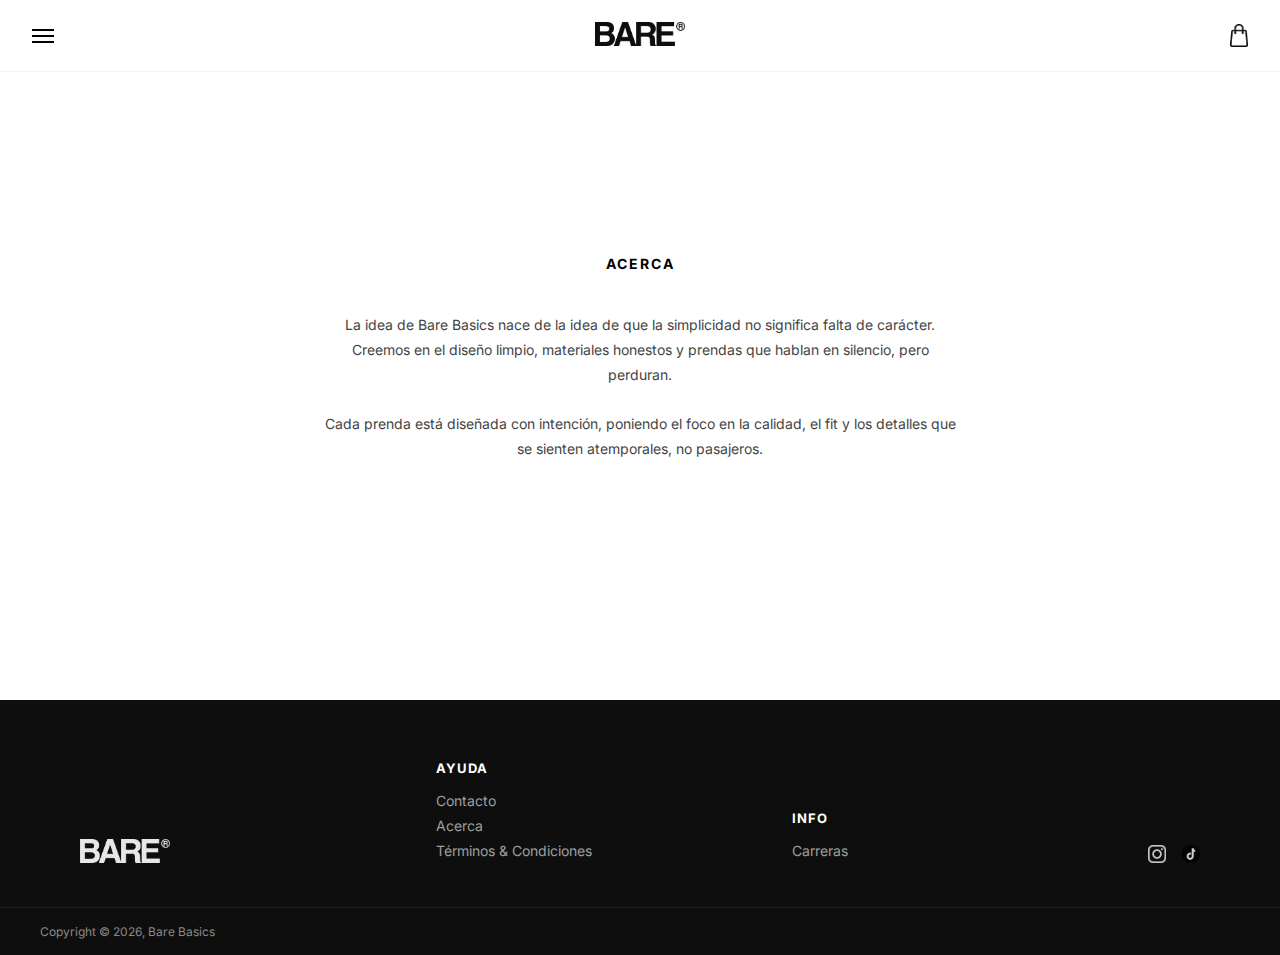
<file: about.html>
<!DOCTYPE html>
<html lang="es">
<head>
    <meta charset="UTF-8">
    <title>Contact — Bare Basics</title>

    <link rel="stylesheet" href="css/style.css">
    <link rel="stylesheet" href="css/product.css">
    <link rel="stylesheet" href="css/gallery.css">
    <link rel="stylesheet" href="css/contact.css">
    <link rel="stylesheet" href="css/gallery-item.css">

<link href="https://fonts.googleapis.com/css2?family=Inter:wght@300;400;500;700&display=swap" rel="stylesheet">
</head>

<body class="shop-body">

<header class="product-header">

  <!-- BOTÓN MENÚ (izquierda) -->
  <button class="menu-btn" id="openMenu">
    <span></span>
    <span></span>
    <span></span>
  </button>

  <!-- LOGO (centro) -->
  <a href="index.html" class="shop-logo">
    <img src="assets/logonegro.png" alt="Bare Basics">
  </a>

  <!-- ACCIONES (derecha) -->
  <div class="header-actions">

<button class="icon-btn" id="openCart">
  <img src="assets/carrito.png" alt="Cart">
</button>
  </div>

</header>

<div class="side-menu" id="sideMenu">
    <button class="close-btn" id="closeMenu">✕</button>

<nav class="side-nav">

    <div class="menu-block">
<a href="shop.html" class="menu-link">
    <h2 class="menu-title">TIENDA</h2>
</a>

<ul class="menu-sub">
  <li>
    <a href="shop.html?filter=new" class="shop-filter shop-filter-new">NUEVO</a>
  </li>
  <li>
    <a href="shop.html?filter=sale" class="shop-filter">SALE</a>
  </li>
</ul>

    </div>

<div class="menu-block">
  <a href="gallery.html" class="menu-link">
    <h2 class="menu-title">GALERÍA</h2>
  </a>
</div>

</nav>
</div>

<div class="menu-overlay" id="menuOverlay"></div>

<main class="about">
  <h1>ACERCA</h1>

  <p>
    La idea de Bare Basics nace de la idea de que la simplicidad no significa falta de carácter.
    Creemos en el diseño limpio, materiales honestos y prendas que hablan en silencio,
    pero perduran.
  </p>

  <p>
    Cada prenda está diseñada con intención, poniendo el foco en la calidad, el fit
    y los detalles que se sienten atemporales, no pasajeros.
  </p>
</main>

<body>

<footer class="footer">
  <div class="footer-content">

    <!-- Logo -->
    <div class="footer-logo">
      <img src="assets/logo.png" alt="Bare Basics logo">
    </div>

    <!-- HELP -->
    <div class="footer-column">
      <h4>AYUDA</h4>
      <ul>
<li>
  <a href="contact.html" class="footer-contact">Contacto</a>
</li>
<li>
  <a href="about.html">Acerca</a>
</li>
<li>
  <a href="terms.html">Términos & Condiciones</a>
</li>
      </ul>
    </div>

    <!-- INFO -->
    <div class="footer-column">
      <h4>INFO</h4>
      <ul>
<li>
  <a href="carrers.html">Carreras</a>
</li>
      </ul>
    </div>

    <!-- Social -->
    <div class="footer-social">
       <a href="https://www.instagram.com/barebasicsbrand?igsh=MXhxNHFkMXU1YnV0ZA%3D%3D&utm_source=qr" target="_blank" rel="noopener noreferrer">
        <img src="assets/instagram.png" alt="Instagram">
      </a>
      <a href="https://www.tiktok.com/@barebasicsbrand?_r=1&_t=ZS-93WGfzKZHjY" target="_blank" rel="noopener noreferrer">
        <img src="assets/tiktok.png" alt="TikTok">
      </a>
    </div>

  </div>

  <!-- Bottom bar -->
  <div class="footer-bottom">
    <p>
      Copyright © 2026, Bare Basics
    </p>
  </div>
</footer>

<!-- MINI CART -->
<div class="cart-overlay" id="cartOverlay"></div>

<div class="mini-cart" id="miniCart">
  <button class="cart-close" id="closeCart">✕</button>

  <h3 class="cart-title">MI CARRITO</h3>

  <div class="cart-items" id="cartItems"></div>

  <div class="cart-footer">
    
<div class="cart-subtotal">
  <span>SUBTOTAL</span>

  <div class="subtotal-values">
    <span id="cartSubtotal">$0</span>
    <span id="cartSubtotalDiscounted" class="hidden"></span>
  </div>
</div>
  
<div class="discount-section">
  <p class="discount-title">Código de descuento</p>

  <div class="discount-input">
    <input 
      type="text" 
      id="discountCode" 
      placeholder="Ingresa tu código"
    >
    <button id="applyDiscount">Aplicar</button>
  </div>

  <p class="discount-message" id="discountMessage"></p>
</div>

    <button id="checkoutBtn" class="checkout-btn">PAGAR</button>
  </div>

<div id="emptyCartMessage" class="cart-empty-message">
  Tu carrito está vacío
</div>

  <div id="cartLimitMessage" class="cart-limit-message">
    Solo puedes añadir hasta 6 unidades de la misma talla.
  </div>
</div>

<script src="js/menu.js"></script>
<script src="js/products.js"></script>
<script src="js/cart.js"></script>
<script src="js/product.js"></script>
<script src="js/account.js"></script>

</html>
</file>
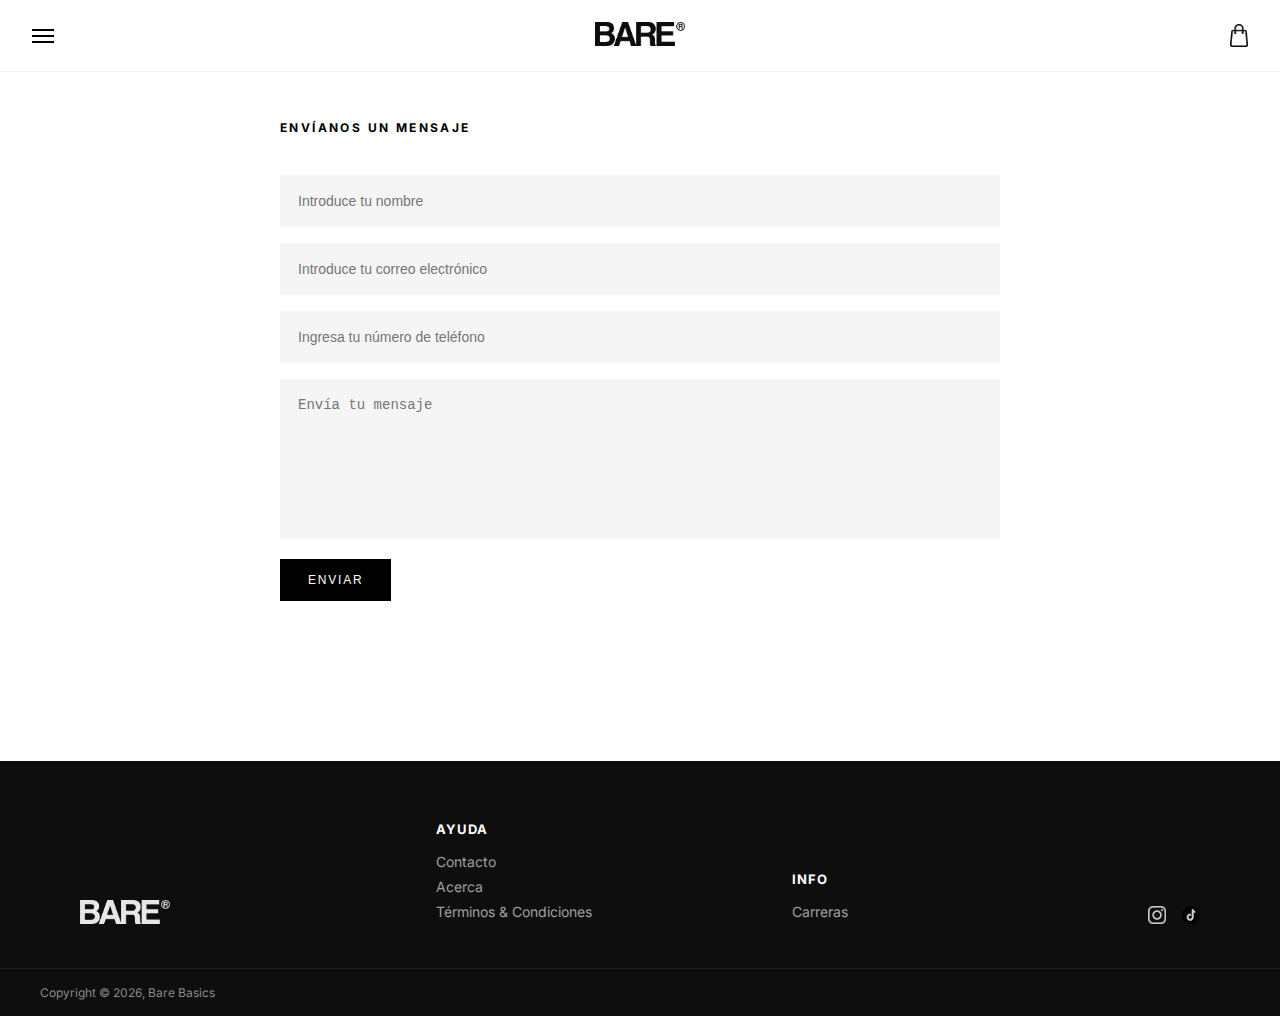
<file: contact.html>
<!DOCTYPE html>
<html lang="es">
<head>
    <meta charset="UTF-8">
    <title>Contact — Bare Basics</title>

    <link rel="stylesheet" href="css/style.css">
    <link rel="stylesheet" href="css/product.css">
    <link rel="stylesheet" href="css/gallery.css">
    <link rel="stylesheet" href="css/contact.css">
    <link rel="stylesheet" href="css/gallery-item.css">

<link href="https://fonts.googleapis.com/css2?family=Inter:wght@300;400;500;700&display=swap" rel="stylesheet">
</head>

<body class="shop-body">

<header class="product-header">

  <!-- BOTÓN MENÚ (izquierda) -->
  <button class="menu-btn" id="openMenu">
    <span></span>
    <span></span>
    <span></span>
  </button>

  <!-- LOGO (centro) -->
  <a href="index.html" class="shop-logo">
    <img src="assets/logonegro.png" alt="Bare Basics">
  </a>

  <!-- ACCIONES (derecha) -->
  <div class="header-actions">

<button class="icon-btn" id="openCart">
  <img src="assets/carrito.png" alt="Cart">
</button>
  </div>

</header>

<div class="side-menu" id="sideMenu">
    <button class="close-btn" id="closeMenu">✕</button>

<nav class="side-nav">

    <div class="menu-block">
<a href="shop.html" class="menu-link">
    <h2 class="menu-title">TIENDA</h2>
</a>

<ul class="menu-sub">
  <li>
    <a href="shop.html?filter=new" class="shop-filter shop-filter-new">NUEVO</a>
  </li>
  <li>
    <a href="shop.html?filter=sale" class="shop-filter">SALE</a>
  </li>
</ul>

    </div>

<div class="menu-block">
  <a href="gallery.html" class="menu-link">
    <h2 class="menu-title">GALERÍA</h2>
  </a>
</div>

</nav>
</div>

<div class="menu-overlay" id="menuOverlay"></div>

<main class="page-content contact-page">

  <section class="contact-wrapper">

    <h2 class="contact-title">ENVÍANOS UN MENSAJE</h2>

<form class="contact-form" id="contactForm">

  <input type="text" id="contactName" placeholder="Introduce tu nombre" required>

  <input type="email" id="contactEmail" placeholder="Introduce tu correo electrónico" required>

  <input type="tel" id="contactPhone" placeholder="Ingresa tu número de teléfono">

  <textarea id="contactMessage" placeholder="Envía tu mensaje" required></textarea>

  <button type="submit" class="contact-submit">
    ENVIAR
  </button>

</form>

  </section>

</main>

<body>

<footer class="footer">
  <div class="footer-content">

    <!-- Logo -->
    <div class="footer-logo">
      <img src="assets/logo.png" alt="Bare Basics logo">
    </div>

    <!-- HELP -->
    <div class="footer-column">
      <h4>AYUDA</h4>
      <ul>
<li>
  <a href="contact.html" class="footer-contact">Contacto</a>
</li>
<li>
  <a href="about.html">Acerca</a>
</li>
<li>
  <a href="terms.html">Términos & Condiciones</a>
</li>
      </ul>
    </div>

    <!-- INFO -->
    <div class="footer-column">
      <h4>INFO</h4>
      <ul>
<li>
  <a href="carrers.html">Carreras</a>
</li>
      </ul>
    </div>

    <!-- Social -->
    <div class="footer-social">
       <a href="https://www.instagram.com/barebasicsbrand?igsh=MXhxNHFkMXU1YnV0ZA%3D%3D&utm_source=qr" target="_blank" rel="noopener noreferrer">
        <img src="assets/instagram.png" alt="Instagram">
      </a>
      <a href="https://www.tiktok.com/@barebasicsbrand?_r=1&_t=ZS-93WGfzKZHjY" target="_blank" rel="noopener noreferrer">
        <img src="assets/tiktok.png" alt="TikTok">
      </a>
    </div>

  </div>

  <!-- Bottom bar -->
  <div class="footer-bottom">
    <p>
      Copyright © 2026, Bare Basics
    </p>
  </div>
</footer>

<!-- MINI CART -->
<div class="cart-overlay" id="cartOverlay"></div>

<div class="mini-cart" id="miniCart">
  <button class="cart-close" id="closeCart">✕</button>

  <h3 class="cart-title">MI CARRITO</h3>

  <div class="cart-items" id="cartItems"></div>

  <div class="cart-footer">
    
<div class="cart-subtotal">
  <span>SUBTOTAL</span>

  <div class="subtotal-values">
    <span id="cartSubtotal">$0</span>
    <span id="cartSubtotalDiscounted" class="hidden"></span>
  </div>
</div>
  
<div class="discount-section">
  <p class="discount-title">Código de descuento</p>

  <div class="discount-input">
    <input 
      type="text" 
      id="discountCode" 
      placeholder="Ingresa tu código"
    >
    <button id="applyDiscount">Aplicar</button>
  </div>

  <p class="discount-message" id="discountMessage"></p>
</div>

    <button id="checkoutBtn" class="checkout-btn">PAGAR</button>
  </div>
  <div id="cartLimitMessage" class="cart-limit-message">
    Solo puedes añadir hasta 6 unidades de la misma talla.
  </div>
</div>

<script src="js/menu.js"></script>
<script src="js/products.js"></script>
<script src="js/cart.js"></script>
<script src="js/product.js"></script>
<script src="js/account.js"></script>
<script src="js/contact.js"></script>

</html>
</file>
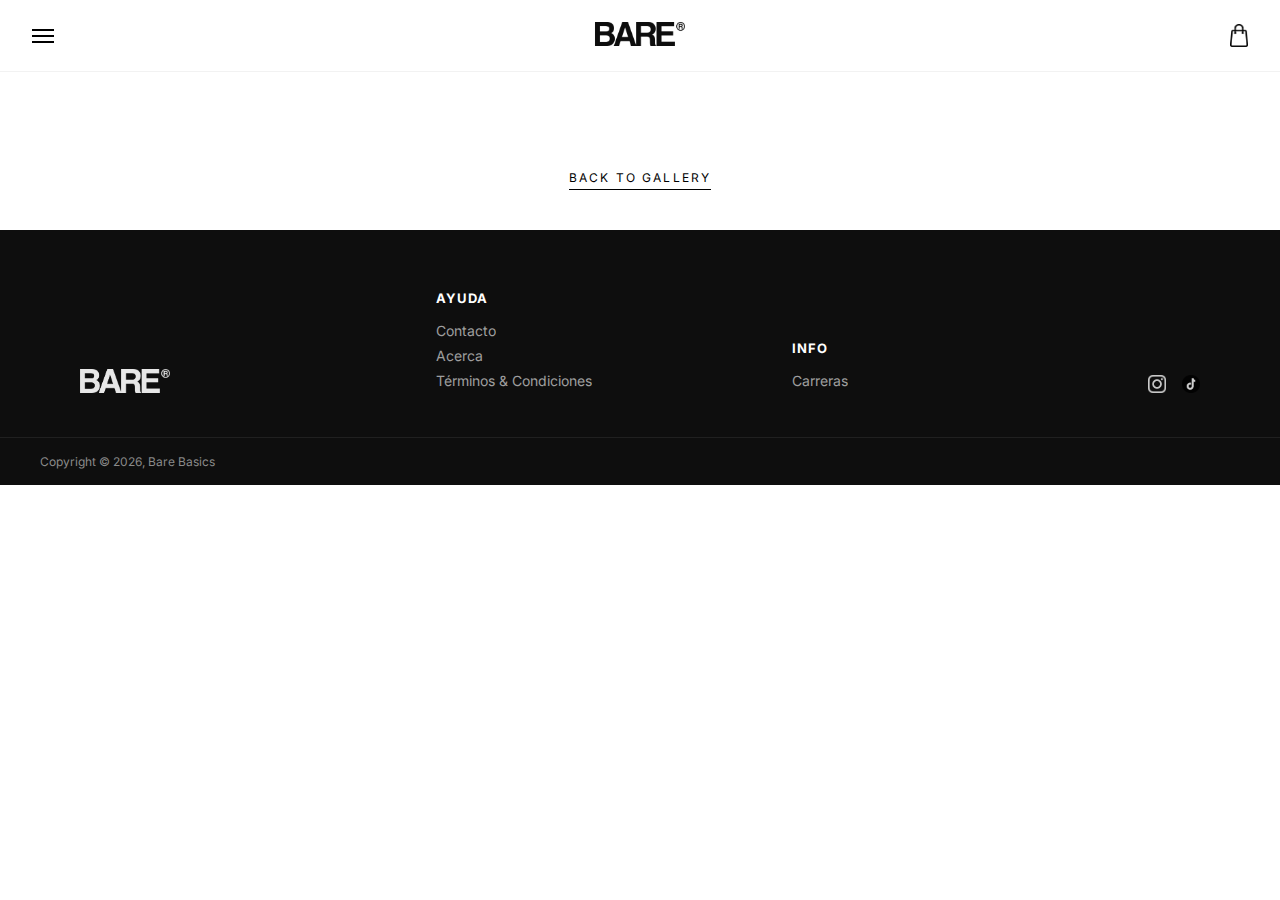
<file: gallery-item.html>
<!DOCTYPE html>
<html lang="es">
<head>
  <meta charset="UTF-8">
  <title>Gallery Items — Bare Basics</title>

    <link rel="stylesheet" href="css/style.css">
    <link rel="stylesheet" href="css/product.css">
    <link rel="stylesheet" href="css/gallery.css">
    <link rel="stylesheet" href="css/contact.css">
    <link rel="stylesheet" href="css/gallery-item.css">

  <link href="https://fonts.googleapis.com/css2?family=Inter:wght@300;400;500;700&display=swap" rel="stylesheet">
</head>

<body class="shop-body">

<!-- HEADER -->
<header class="product-header">

  <button class="menu-btn" id="openMenu">
    <span></span>
    <span></span>
    <span></span>
  </button>

  <a href="index.html" class="shop-logo">
    <img src="assets/logonegro.png" alt="Bare Basics">
  </a>

  <div class="header-actions">

    <button class="icon-btn" id="openCart">
      <img src="assets/carrito.png" alt="Cart">
    </button>
  </div>

</header>

<!-- MAIN CONTENT -->
<main class="page-content gallery-item-page">

  <header class="gallery-item-header">
    <h1 id="galleryTitle"></h1>
    <p id="galleryDate"></p>
  </header>

  <section class="gallery-item-grid" id="galleryGrid">
    <!-- imágenes dinámicas -->
  </section>

<div class="gallery-back">
  <a href="gallery.html" class="back-to-gallery">
    BACK TO GALLERY
  </a>
</div>

</main>

<!-- SIDE MENU -->
<div class="side-menu" id="sideMenu">
    <button class="close-btn" id="closeMenu">✕</button>

<nav class="side-nav">

    <div class="menu-block">
<a href="shop.html" class="menu-link">
    <h2 class="menu-title">TIENDA</h2>
</a>

<ul class="menu-sub">
  <li>
    <a href="shop.html?filter=new" class="shop-filter shop-filter-new">NUEVO</a>
  </li>
  <li>
    <a href="shop.html?filter=sale" class="shop-filter">SALE</a>
  </li>
</ul>

    </div>

<div class="menu-block">
  <a href="gallery.html" class="menu-link">
    <h2 class="menu-title">GALERÍA</h2>
  </a>
</div>

</nav>
</div>

<div class="menu-overlay" id="menuOverlay"></div>

<!-- FOOTER -->
<footer class="footer">
  <div class="footer-content">

    <!-- Logo -->
    <div class="footer-logo">
      <img src="assets/logo.png" alt="Bare Basics logo">
    </div>

    <!-- HELP -->
    <div class="footer-column">
      <h4>AYUDA</h4>
      <ul>
<li>
  <a href="contact.html" class="footer-contact">Contacto</a>
</li>
<li>
  <a href="about.html">Acerca</a>
</li>
<li>
  <a href="terms.html">Términos & Condiciones</a>
</li>
      </ul>
    </div>

    <!-- INFO -->
    <div class="footer-column">
      <h4>INFO</h4>
      <ul>
<li>
  <a href="carrers.html">Carreras</a>
</li>
      </ul>
    </div>

    <!-- Social -->
    <div class="footer-social">
       <a href="https://www.instagram.com/barebasicsbrand?igsh=MXhxNHFkMXU1YnV0ZA%3D%3D&utm_source=qr" target="_blank" rel="noopener noreferrer">
        <img src="assets/instagram.png" alt="Instagram">
      </a>
      <a href="https://www.tiktok.com/@barebasicsbrand?_r=1&_t=ZS-93WGfzKZHjY" target="_blank" rel="noopener noreferrer">
        <img src="assets/tiktok.png" alt="TikTok">
      </a>
    </div>

  </div>

  <!-- Bottom bar -->
  <div class="footer-bottom">
    <p>
      Copyright © 2026, Bare Basics
    </p>
  </div>
</footer>

<!-- MINI CART -->
<div class="cart-overlay" id="cartOverlay"></div>

<div class="mini-cart" id="miniCart">
  <button class="cart-close" id="closeCart">✕</button>

  <h3 class="cart-title">MI CARRITO</h3>

  <div class="cart-items" id="cartItems"></div>

  <div class="cart-footer">
    
<div class="cart-subtotal">
  <span>SUBTOTAL</span>

  <div class="subtotal-values">
    <span id="cartSubtotal">$0</span>
    <span id="cartSubtotalDiscounted" class="hidden"></span>
  </div>
</div>
  
<div class="discount-section">
  <p class="discount-title">Código de descuento</p>

  <div class="discount-input">
    <input 
      type="text" 
      id="discountCode" 
      placeholder="Ingresa tu código"
    >
    <button id="applyDiscount">Aplicar</button>
  </div>

  <p class="discount-message" id="discountMessage"></p>
</div>

    <button id="checkoutBtn" class="checkout-btn">PAGAR</button>
  </div>
  <div id="cartLimitMessage" class="cart-limit-message">
    Solo puedes añadir hasta 6 unidades de la misma talla.
  </div>
</div>

<script src="js/menu.js"></script>
<script src="js/products.js"></script>
<script src="js/cart.js"></script>
<script src="js/product.js"></script>
<script src="js/account.js"></script>
<script src="js/gallery-item.js"></script>

</body>
</html>
</file>
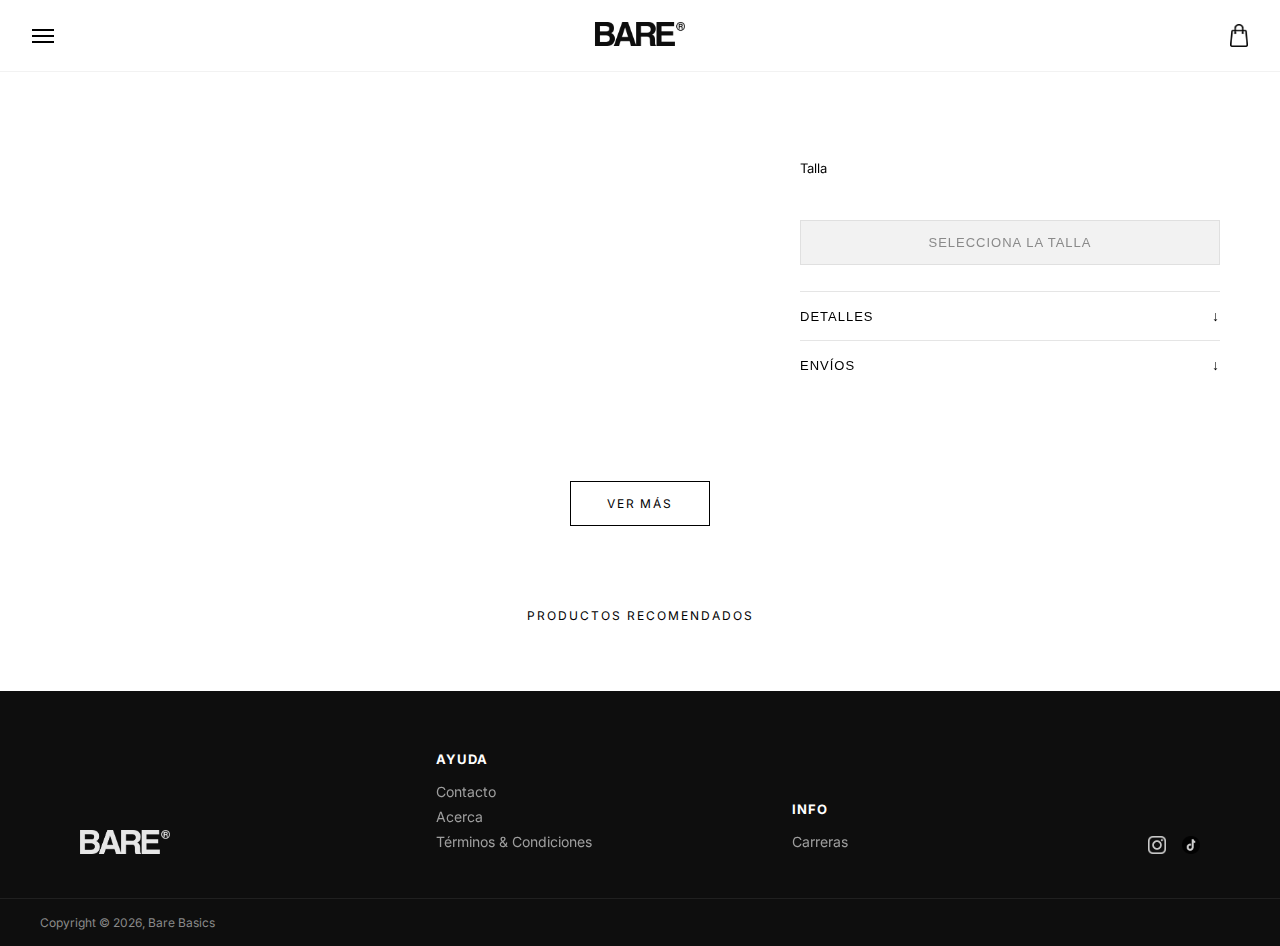
<file: product.html>
<!DOCTYPE html>
<html lang="es">
<head>
  <meta charset="UTF-8">
  <title>Product — Bare Basics</title>

    <link rel="stylesheet" href="css/style.css">
    <link rel="stylesheet" href="css/product.css">
    <link rel="stylesheet" href="css/gallery.css">
    <link rel="stylesheet" href="css/contact.css">
    <link rel="stylesheet" href="css/gallery-item.css">
    <link rel="stylesheet" href="css/account.css">

  <link href="https://fonts.googleapis.com/css2?family=Inter:wght@300;400;500&display=swap" rel="stylesheet">
</head>

<body class="product-page">

<!-- SHOP HEADER -->
<header class="product-header">

  <!-- BOTÓN MENÚ (izquierda) -->
  <button class="menu-btn" id="openMenu">
    <span></span>
    <span></span>
    <span></span>
  </button>

  <!-- LOGO (centro) -->
  <a href="index.html" class="shop-logo">
    <img src="assets/logonegro.png" alt="Bare Basics">
  </a>

  <!-- ACCIONES (derecha) -->
  <div class="header-actions">

  <!--  <button class="icon-btn" id="openAccount">
      <img src="assets/account.png" alt="Account">
    </button> -->

<button class="icon-btn" id="openCart">
  <img src="assets/carrito.png" alt="Cart">
</button>
  </div>

</header>

<!-- SIDE MENU -->
<div class="side-menu" id="sideMenu">
    <button class="close-btn" id="closeMenu">✕</button>

<nav class="side-nav">

    <div class="menu-block">
<a href="shop.html" class="menu-link">
    <h2 class="menu-title">TIENDA</h2>
</a>

<ul class="menu-sub">
  <li>
    <a href="shop.html?filter=new" class="shop-filter shop-filter-new">NUEVO</a>
  </li>
  <li>
    <a href="shop.html?filter=sale" class="shop-filter">SALE</a>
  </li>
</ul>

    </div>

<div class="menu-block">
  <a href="gallery.html" class="menu-link">
    <h2 class="menu-title">GALERÍA</h2>
  </a>
</div>

</nav>
</div>

<div class="menu-overlay" id="menuOverlay"></div>

<!-- MAIN -->
<main>
  <div class="product-content">

    <!-- IMAGES -->
<div class="product-images"></div>

    <!-- INFO -->
    <div class="product-info">
        <h1></h1>
        <p class="price"></p>
        <p class="color-label"></p>

<p class="size-label">Talla</p>

<div class="size-selector" id="sizeSelector"></div>

<button class="cta disabled" id="addToCartBtn" disabled>
  SELECCIONA LA TALLA
</button>


<p class="cart-warning" id="cartWarning">
  Solo puedes añadir hasta 6 unidades de la misma talla.
</p>
      
      <!-- TABS -->
<div class="accordion">

  <div class="accordion-item">
    <button class="accordion-header" data-target="info">
      <span>DETALLES</span>
      <span class="arrow">↓</span>
    </button>

    <div class="tab-panel" id="info">
      <p id="productDescription"></p>
    </div>
  </div>

  <div class="accordion-item">
    <button class="accordion-header" data-target="shipping">
      <span>ENVÍOS</span>
      <span class="arrow">↓</span>
    </button>

<div class="tab-panel" id="shipping">
  <h4>ENVÍOS</h4>
  <p>
    Envío gratuito para entregas dentro del área metropolitana de Quito.
    Para ubicaciones fuera de la ciudad, se aplica una tarifa de envío de $3.
  </p>
  <p>
    Los pedidos se procesan después de la confirmación del pago y se entregan
    dentro de un plazo de 2 días hábiles.
  </p>
  <p>
    Realizamos envíos a nivel nacional dentro de Ecuador con un costo adicional,
    dependiendo de la ciudad de destino.
  </p>

  <h4>CAMBIOS Y DEVOLUCIONES</h4>
  <p>
    Esperamos sinceramente que estés satisfecho con tu compra en Bare Basics.
    Sin embargo, si cambias de opinión por cualquier motivo, con gusto realizaremos
    un cambio o emitiremos un reembolso (no incluye el costo de envío en caso de que
    se haya aplicado envío gratuito).
  </p>
  <p>
    Por favor, devuelve el/los artículo(s) sin uso y en su empaque original
    dentro de los 14 días posteriores a la recepción de tu pedido.
  </p>

  <h4>INFORMACIÓN ADICIONAL</h4>
  <p>
    Para cualquier información adicional, por favor contacta a nuestro servicio
    de atención al cliente.
  </p>
</div>

        </div>
      </div>

    </div>
  </div>
</main>

<div class="see-more-container">
  <button class="see-more-btn" id="seeMoreBtn">
    VER MÁS
  </button>
</div>

<!-- RECOMMENDED PRODUCTS -->
<section class="recommended-end">

  <p class="recommended-label">PRODUCTOS RECOMENDADOS</p>

  <div class="recommended-container">
    <div class="recommended-row"></div>
  </div>
  </section>

<footer class="footer">
  <div class="footer-content">

    <!-- Logo -->
    <div class="footer-logo">
      <img src="assets/logo.png" alt="Bare Basics logo">
    </div>

    <!-- HELP -->
    <div class="footer-column">
      <h4>AYUDA</h4>
      <ul>
<li>
  <a href="contact.html" class="footer-contact">Contacto</a>
</li>
<li>
  <a href="about.html">Acerca</a>
</li>
<li>
  <a href="terms.html">Términos & Condiciones</a>
</li>
      </ul>
    </div>

    <!-- INFO -->
    <div class="footer-column">
      <h4>INFO</h4>
      <ul>
<li>
  <a href="carrers.html">Carreras</a>
</li>
      </ul>
    </div>

    <!-- Social -->
    <div class="footer-social">
       <a href="https://www.instagram.com/barebasicsbrand?igsh=MXhxNHFkMXU1YnV0ZA%3D%3D&utm_source=qr" target="_blank" rel="noopener noreferrer">
        <img src="assets/instagram.png" alt="Instagram">
      </a>
      <a href="https://www.tiktok.com/@barebasicsbrand?_r=1&_t=ZS-93WGfzKZHjY" target="_blank" rel="noopener noreferrer">
        <img src="assets/tiktok.png" alt="TikTok">
      </a>
    </div>

  </div>

  <!-- Bottom bar -->
  <div class="footer-bottom">
    <p>
      Copyright © 2026, Bare Basics
    </p>
  </div>
</footer>

<!-- MINI CART -->
<div class="cart-overlay" id="cartOverlay"></div>

<div class="mini-cart" id="miniCart">
  <button class="cart-close" id="closeCart">✕</button>

  <h3 class="cart-title">MI CARRITO</h3>

  <div class="cart-items" id="cartItems"></div>

  <div class="cart-footer">
    
<div class="cart-subtotal">
  <span>SUBTOTAL</span>

  <div class="subtotal-values">
    <span id="cartSubtotal">$0</span>
    <span id="cartSubtotalDiscounted" class="hidden"></span>
  </div>
</div>
  
<div class="discount-section">
  <p class="discount-title">Código de descuento</p>

  <div class="discount-input">
    <input 
      type="text" 
      id="discountCode" 
      placeholder="Ingresa tu código"
    >
    <button id="applyDiscount">Aplicar</button>
  </div>

  <p class="discount-message" id="discountMessage"></p>
</div>

    <button id="checkoutBtn" class="checkout-btn">PAGAR</button>
  </div>

<div id="emptyCartMessage" class="cart-empty-message">
  Tu carrito está vacío
</div>

  <div id="cartLimitMessage" class="cart-limit-message">
    Solo puedes añadir hasta 6 unidades de la misma talla.
  </div>
</div>

<!-- ACCOUNT MODAL --
<div class="account-overlay" id="accountOverlay"></div>

<div class="account-modal" id="accountModal">
  <button class="account-close" id="closeAccount">✕</button>

  <h3 class="account-title">CUENTA</h3>

   LOGIN 
  <form class="account-form" id="loginForm" novalidate>
    <input type="email" placeholder="Correo electrónico" required>
      <small id="loginError" class="form-error"></small>
    <input type="password" placeholder="Contraseña" required>

    <button type="submit" class="account-btn">
      INICIAR SESIÓN
    </button>

    <p class="account-switch">
      ¿No tienes cuenta?
      <span id="showRegister">Crear cuenta</span>
    </p>
  </form>

   REGISTER 
  <form class="account-form hidden" id="registerForm" novalidate>
    <input type="email" placeholder="Correo electrónico" required>
        <small id="registerError" class="form-error"></small>
    <input type="password" placeholder="Contraseña" required>
    <input type="password" placeholder="Confirmar contraseña" required>

    <button type="submit" class="account-btn">
      CREAR CUENTA
    </button>

    <p class="account-switch">
      ¿Ya tienes cuenta?
      <span id="showLogin">Iniciar sesión</span>
    </p>
  </form>
</div> -->


<script src="js/menu.js"></script>
<script src="js/products.js"></script>
<script src="js/cart.js"></script>
<script src="js/product.js"></script>
<script src="js/account.js"></script>


</body>
</html>
</file>
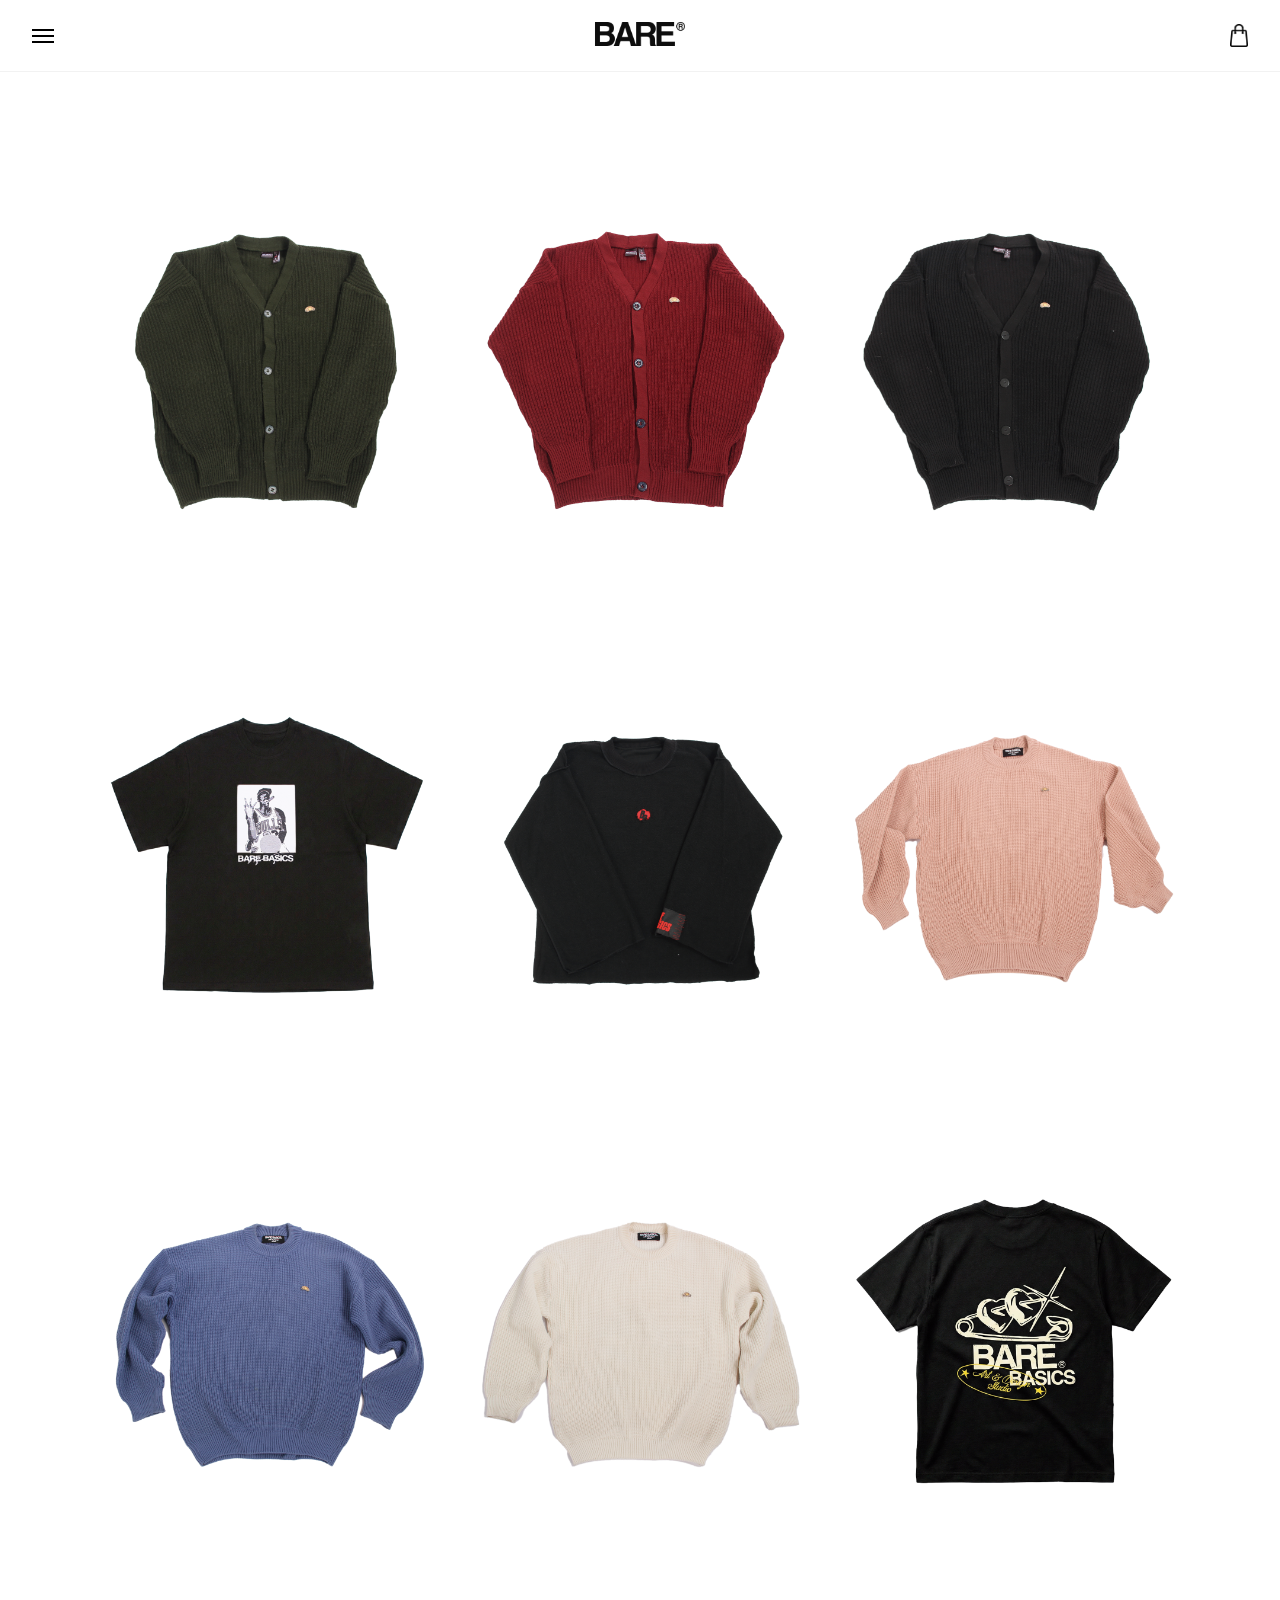
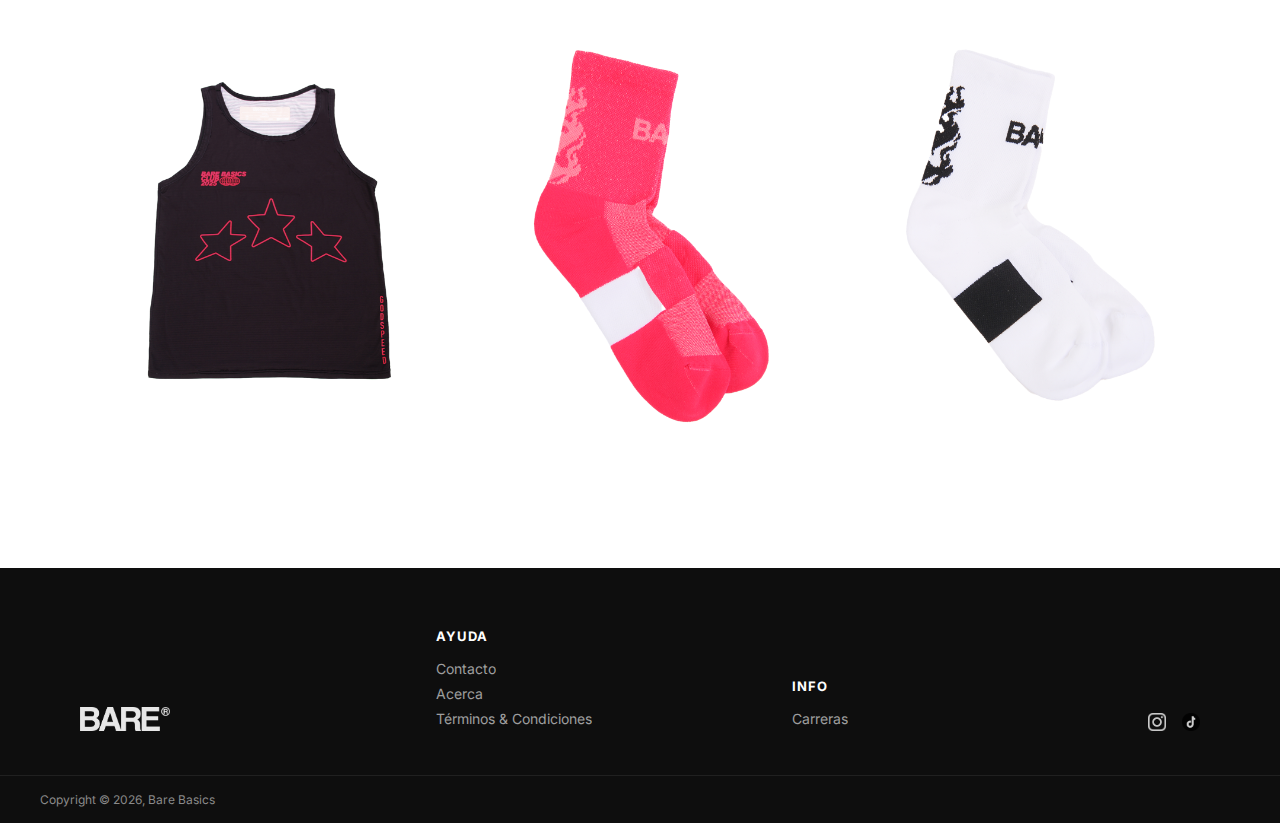
<file: shop.html>
<!DOCTYPE html>
<html lang="es">
<head>
    <meta charset="UTF-8">
    <title>Shop — Bare Basics</title>

    <link rel="stylesheet" href="css/style.css">
    <link rel="stylesheet" href="css/product.css">
    <link rel="stylesheet" href="css/gallery.css">
    <link rel="stylesheet" href="css/contact.css">
    <link rel="stylesheet" href="css/gallery-item.css">

<link href="https://fonts.googleapis.com/css2?family=Inter:wght@300;400;500;700&display=swap" rel="stylesheet">
</head>

<body class="shop-body">

<header class="product-header">

  <!-- BOTÓN MENÚ (izquierda) -->
  <button class="menu-btn" id="openMenu">
    <span></span>
    <span></span>
    <span></span>
  </button>

  <!-- LOGO (centro) -->
  <a href="index.html" class="shop-logo">
    <img src="assets/logonegro.png" alt="Bare Basics">
  </a>

  <!-- ACCIONES (derecha) -->
  <div class="header-actions">

<button class="icon-btn" id="openCart">
  <img src="assets/carrito.png" alt="Cart">
</button>
  </div>

</header>

<div class="side-menu" id="sideMenu">
    <button class="close-btn" id="closeMenu">✕</button>

<nav class="side-nav">

    <div class="menu-block">
<a href="shop.html" class="menu-link">
    <h2 class="menu-title">TIENDA</h2>
</a>

<ul class="menu-sub">
  <li>
    <a href="shop.html?filter=new" class="shop-filter shop-filter-new">NUEVO</a>
  </li>
  <li>
    <a href="shop.html?filter=sale" class="shop-filter">SALE</a>
  </li>
</ul>

    </div>

<div class="menu-block">
  <a href="gallery.html" class="menu-link">
    <h2 class="menu-title">GALERÍA</h2>
  </a>
</div>

</nav>
</div>

<div class="menu-overlay" id="menuOverlay"></div>

<main class="shop-container">

    <section class="products-grid">

        <!-- PRODUCTO -->
<a href="product.html?id=product1" class="product-card">
  <img src="img/products/Cardigan_Verde/CV_3.png">
</a>

<a href="product.html?id=product2" class="product-card">
  <img src="img/products/Cardigan_Vino/CV_1.png">
</a>

<a href="product.html?id=product3" class="product-card">
  <img src="img/products/Cardigan_Negro/CN_1.png">
</a>

<a href="product.html?id=product4" class="product-card">
  <img src="img/products/MJ_TEE/MJ_3.png">
</a>

<a href="product.html?id=product5" class="product-card">
  <img src="img/products/Long_Sleeve/LS_1.png">
</a>

<a href="product.html?id=product6" class="product-card">
  <img src="img/products/Knitwear_Rosa/KS_1.png">
</a>

<a href="product.html?id=product7" class="product-card">
  <img src="img/products/Knitwear_Azul/KA_1.png">
</a>

<a href="product.html?id=product8" class="product-card">
  <img src="img/products/Knitwear_Blanco/KB_1.png">
</a>

<a href="product.html?id=product9" class="product-card">
  <img src="img/products/Bare_Tee/BT_1.png">
</a>

<a href="product.html?id=product10" class="product-card">
  <img src="img/products/Running_Vest/RV_1.png">
</a>

<a href="product.html?id=product11" class="product-card">
  <img src="img/products/Speed_Socks_Rosa/SSR_1.png">
</a>

<a href="product.html?id=product12" class="product-card">
  <img src="img/products/Speed_Socks_Blanco/SSB_1.png">
</a>

    </section>

</main>

<script src="js/menu.js"></script>
<script src="js/products.js"></script>
<script src="js/product.js"></script>
<script src="js/cart.js"></script>

</body>

<footer class="footer">
  <div class="footer-content">

    <!-- Logo -->
    <div class="footer-logo">
      <img src="assets/logo.png" alt="Bare Basics logo">
    </div>

    <!-- HELP -->
    <div class="footer-column">
      <h4>AYUDA</h4>
      <ul>
<li>
  <a href="contact.html" class="footer-contact">Contacto</a>
</li>
<li>
  <a href="about.html">Acerca</a>
</li>
<li>
  <a href="terms.html">Términos & Condiciones</a>
</li>
      </ul>
    </div>

    <!-- INFO -->
    <div class="footer-column">
      <h4>INFO</h4>
      <ul>
<li>
  <a href="carrers.html">Carreras</a>
</li>
      </ul>
    </div>

    <!-- Social -->
    <div class="footer-social">
       <a href="https://www.instagram.com/barebasicsbrand?igsh=MXhxNHFkMXU1YnV0ZA%3D%3D&utm_source=qr" target="_blank" rel="noopener noreferrer">
        <img src="assets/instagram.png" alt="Instagram">
      </a>
      <a href="https://www.tiktok.com/@barebasicsbrand?_r=1&_t=ZS-93WGfzKZHjY" target="_blank" rel="noopener noreferrer">
        <img src="assets/tiktok.png" alt="TikTok">
      </a>
    </div>

  </div>

  <!-- Bottom bar -->
  <div class="footer-bottom">
    <p>
      Copyright © 2026, Bare Basics
    </p>
  </div>
</footer>

<!-- MINI CART -->
<div class="cart-overlay" id="cartOverlay"></div>

<div class="mini-cart" id="miniCart">
  <button class="cart-close" id="closeCart">✕</button>

  <h3 class="cart-title">MI CARRITO</h3>

  <div class="cart-items" id="cartItems"></div>

  <div class="cart-footer">
    
<div class="cart-subtotal">
  <span>SUBTOTAL</span>

  <div class="subtotal-values">
    <span id="cartSubtotal">$0</span>
    <span id="cartSubtotalDiscounted" class="hidden"></span>
  </div>
</div>
  
<div class="discount-section">
  <p class="discount-title">Código de descuento</p>

  <div class="discount-input">
    <input 
      type="text" 
      id="discountCode" 
      placeholder="Ingresa tu código"
    >
    <button id="applyDiscount">Aplicar</button>
  </div>

  <p class="discount-message" id="discountMessage"></p>
</div>

    <button id="checkoutBtn" class="checkout-btn">PAGAR</button>
  </div>

<div id="emptyCartMessage" class="cart-empty-message">
  Tu carrito está vacío
</div>

  <div id="cartLimitMessage" class="cart-limit-message">
    Solo puedes añadir hasta 6 unidades de la misma talla.
  </div>
</div>

<script src="js/menu.js"></script>
<script src="js/products.js"></script>
<script src="js/shop.js"></script>
<script src="js/cart.js"></script>

</html>
</file>
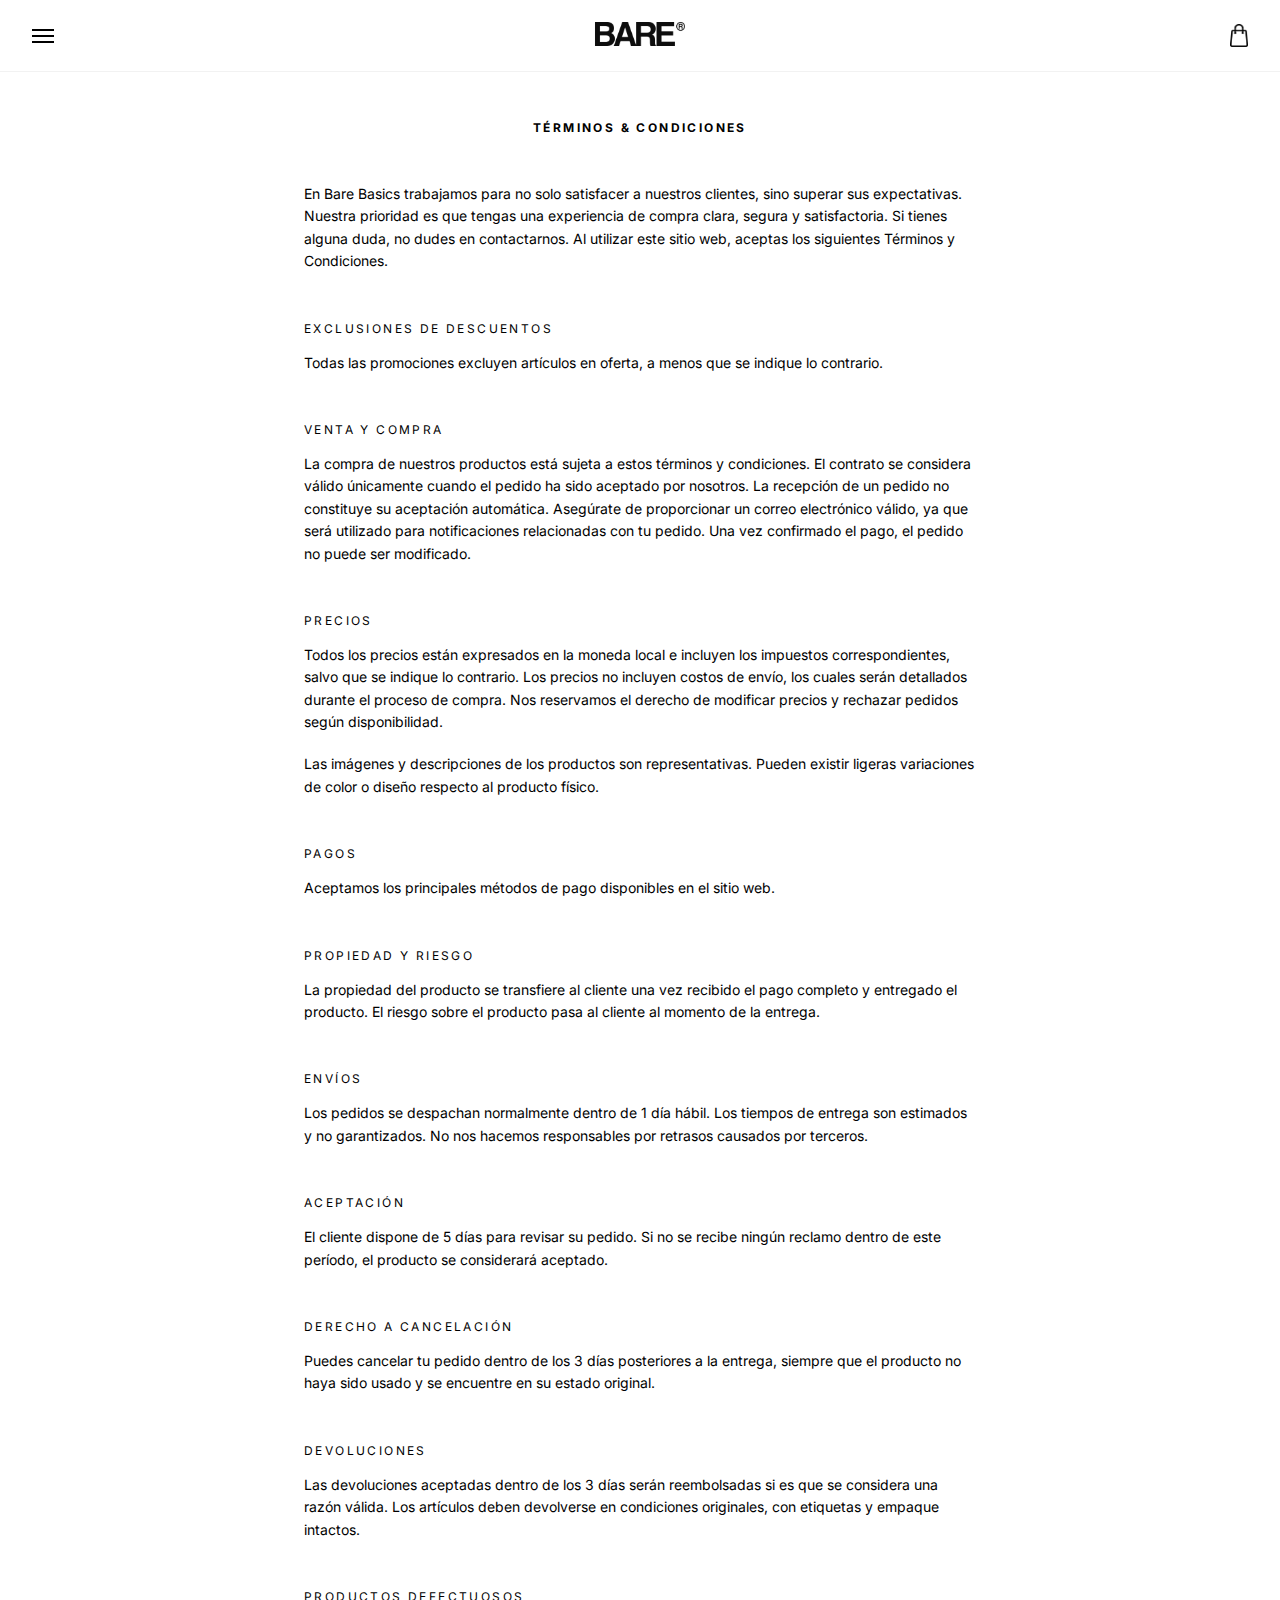
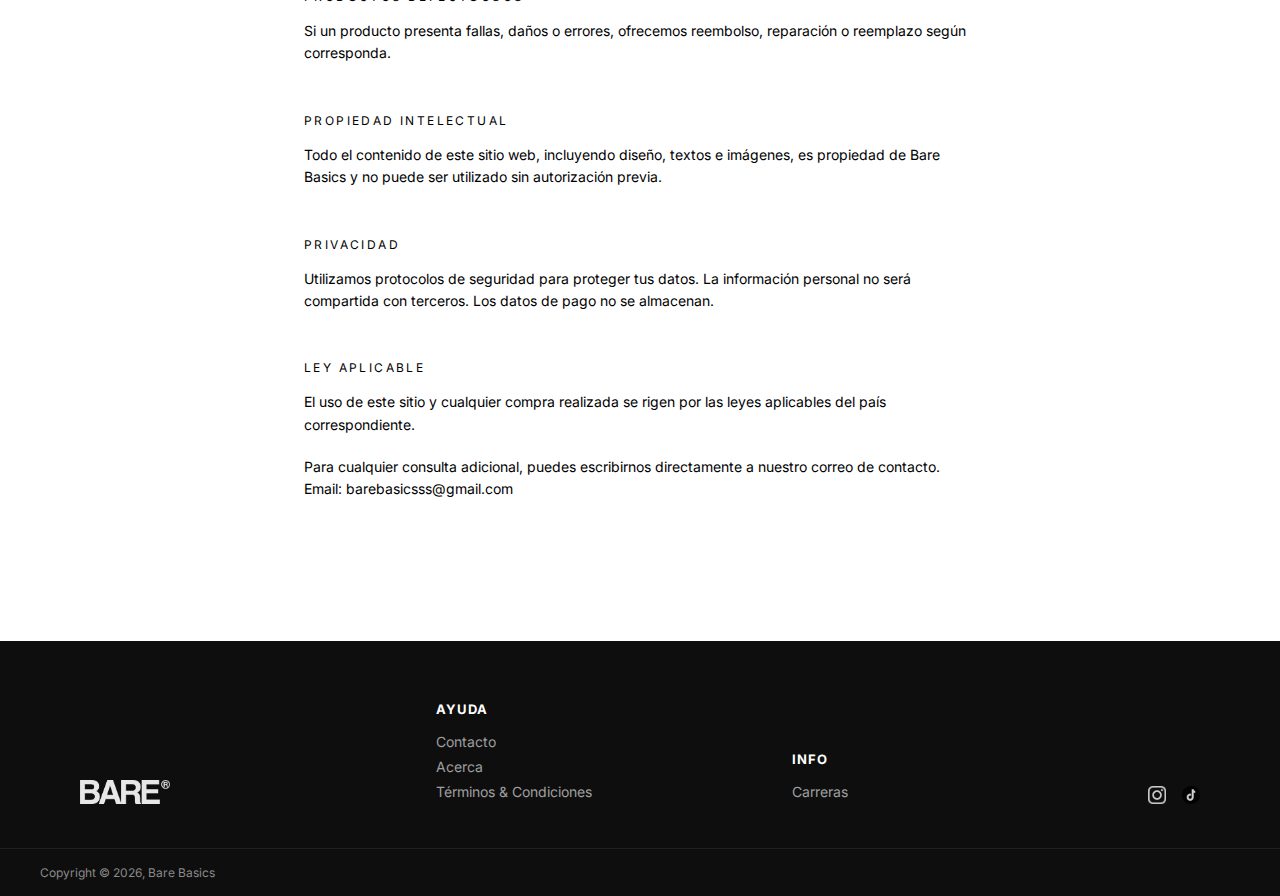
<file: terms.html>
<!DOCTYPE html>
<html lang="es">
<head>
    <meta charset="UTF-8">
    <title>Contact — Bare Basics</title>

    <link rel="stylesheet" href="css/style.css">
    <link rel="stylesheet" href="css/product.css">
    <link rel="stylesheet" href="css/gallery.css">
    <link rel="stylesheet" href="css/contact.css">
    <link rel="stylesheet" href="css/gallery-item.css">

<link href="https://fonts.googleapis.com/css2?family=Inter:wght@300;400;500;700&display=swap" rel="stylesheet">
</head>

<body class="shop-body">

<header class="product-header">

  <!-- BOTÓN MENÚ (izquierda) -->
  <button class="menu-btn" id="openMenu">
    <span></span>
    <span></span>
    <span></span>
  </button>

  <!-- LOGO (centro) -->
  <a href="index.html" class="shop-logo">
    <img src="assets/logonegro.png" alt="Bare Basics">
  </a>

  <!-- ACCIONES (derecha) -->
  <div class="header-actions">

<button class="icon-btn" id="openCart">
  <img src="assets/carrito.png" alt="Cart">
</button>
  </div>

</header>

<div class="side-menu" id="sideMenu">
    <button class="close-btn" id="closeMenu">✕</button>

<nav class="side-nav">

    <div class="menu-block">
<a href="shop.html" class="menu-link">
    <h2 class="menu-title">TIENDA</h2>
</a>

<ul class="menu-sub">
  <li>
    <a href="shop.html?filter=new" class="shop-filter shop-filter-new">NUEVO</a>
  </li>
  <li>
    <a href="shop.html?filter=sale" class="shop-filter">SALE</a>
  </li>
</ul>

    </div>

<div class="menu-block">
  <a href="gallery.html" class="menu-link">
    <h2 class="menu-title">GALERÍA</h2>
  </a>
</div>

</nav>
</div>

<div class="menu-overlay" id="menuOverlay"></div>

<main class="terms">
  <h1>TÉRMINOS & CONDICIONES</h1>

  <p>
    En Bare Basics trabajamos para no solo satisfacer a nuestros clientes, sino superar sus expectativas.
    Nuestra prioridad es que tengas una experiencia de compra clara, segura y satisfactoria.
    Si tienes alguna duda, no dudes en contactarnos. Al utilizar este sitio web, aceptas los siguientes
    Términos y Condiciones.
  </p>

  <h2>Exclusiones de Descuentos</h2>
  <p>
    Todas las promociones excluyen artículos en oferta, a menos que se indique lo contrario.
  </p>

  <h2>Venta y Compra</h2>
  <p>
    La compra de nuestros productos está sujeta a estos términos y condiciones.
    El contrato se considera válido únicamente cuando el pedido ha sido aceptado por nosotros.
    La recepción de un pedido no constituye su aceptación automática.
    Asegúrate de proporcionar un correo electrónico válido, ya que será utilizado para notificaciones
    relacionadas con tu pedido. Una vez confirmado el pago, el pedido no puede ser modificado.
  </p>

  <h2>Precios</h2>
  <p>
    Todos los precios están expresados en la moneda local e incluyen los impuestos correspondientes,
    salvo que se indique lo contrario. Los precios no incluyen costos de envío, los cuales serán
    detallados durante el proceso de compra. Nos reservamos el derecho de modificar precios
    y rechazar pedidos según disponibilidad.
  </p>
  <p>
    Las imágenes y descripciones de los productos son representativas. Pueden existir ligeras variaciones
    de color o diseño respecto al producto físico.
  </p>
  <h2>Pagos</h2>
  <p>
    Aceptamos los principales métodos de pago disponibles en el sitio web.
  </p>
  <h2>Propiedad y Riesgo</h2>
  <p>
    La propiedad del producto se transfiere al cliente una vez recibido el pago completo
    y entregado el producto. El riesgo sobre el producto pasa al cliente al momento de la entrega.
  </p>
  <h2>Envíos</h2>
  <p>
    Los pedidos se despachan normalmente dentro de 1 día hábil.
    Los tiempos de entrega son estimados y no garantizados.
    No nos hacemos responsables por retrasos causados por terceros.
  </p>

  <h2>Aceptación</h2>
  <p>
    El cliente dispone de 5 días para revisar su pedido.
    Si no se recibe ningún reclamo dentro de este período,
    el producto se considerará aceptado.
  </p>

  <h2>Derecho a Cancelación</h2>
  <p>
    Puedes cancelar tu pedido dentro de los 3 días posteriores a la entrega,
    siempre que el producto no haya sido usado y se encuentre en su estado original.
  </p>

  <h2>Devoluciones</h2>
  <p>
    Las devoluciones aceptadas dentro de los 3 días serán reembolsadas si es que se considera una razón válida.
    Los artículos deben devolverse en condiciones originales,
    con etiquetas y empaque intactos.
  </p>

  <h2>Productos Defectuosos</h2>
  <p>
    Si un producto presenta fallas, daños o errores, ofrecemos reembolso,
    reparación o reemplazo según corresponda.
  </p>

  <h2>Propiedad Intelectual</h2>
  <p>
    Todo el contenido de este sitio web, incluyendo diseño, textos e imágenes,
    es propiedad de Bare Basics y no puede ser utilizado sin autorización previa.
  </p>

  <h2>Privacidad</h2>
  <p>
    Utilizamos protocolos de seguridad para proteger tus datos.
    La información personal no será compartida con terceros.
    Los datos de pago no se almacenan.
  </p>

  <h2>Ley Aplicable</h2>
  <p>
    El uso de este sitio y cualquier compra realizada se rigen por las leyes aplicables
    del país correspondiente.
  </p>

  <p>
    Para cualquier consulta adicional, puedes escribirnos directamente a nuestro correo de contacto.
    Email: barebasicsss@gmail.com
  </p>
</main>

<footer class="footer">
  <div class="footer-content">

    <!-- Logo -->
    <div class="footer-logo">
      <img src="assets/logo.png" alt="Bare Basics logo">
    </div>

    <!-- HELP -->
    <div class="footer-column">
      <h4>AYUDA</h4>
      <ul>
<li>
  <a href="contact.html" class="footer-contact">Contacto</a>
</li>
<li>
  <a href="about.html">Acerca</a>
</li>
<li>
  <a href="terms.html">Términos & Condiciones</a>
</li>
      </ul>
    </div>

    <!-- INFO -->
    <div class="footer-column">
      <h4>INFO</h4>
      <ul>
<li>
  <a href="carrers.html">Carreras</a>
</li>
      </ul>
    </div>

    <!-- Social -->
    <div class="footer-social">
       <a href="https://www.instagram.com/barebasicsbrand?igsh=MXhxNHFkMXU1YnV0ZA%3D%3D&utm_source=qr" target="_blank" rel="noopener noreferrer">
        <img src="assets/instagram.png" alt="Instagram">
      </a>
      <a href="https://www.tiktok.com/@barebasicsbrand?_r=1&_t=ZS-93WGfzKZHjY" target="_blank" rel="noopener noreferrer">
        <img src="assets/tiktok.png" alt="TikTok">
      </a>
    </div>

  </div>

  <!-- Bottom bar -->
  <div class="footer-bottom">
    <p>
      Copyright © 2026, Bare Basics
    </p>
  </div>
</footer>

<!-- MINI CART -->
<div class="cart-overlay" id="cartOverlay"></div>

<div class="mini-cart" id="miniCart">
  <button class="cart-close" id="closeCart">✕</button>

  <h3 class="cart-title">MI CARRITO</h3>

  <div class="cart-items" id="cartItems"></div>

  <div class="cart-footer">
    
<div class="cart-subtotal">
  <span>SUBTOTAL</span>

  <div class="subtotal-values">
    <span id="cartSubtotal">$0</span>
    <span id="cartSubtotalDiscounted" class="hidden"></span>
  </div>
</div>
  
<div class="discount-section">
  <p class="discount-title">Código de descuento</p>

  <div class="discount-input">
    <input 
      type="text" 
      id="discountCode" 
      placeholder="Ingresa tu código"
    >
    <button id="applyDiscount">Aplicar</button>
  </div>

  <p class="discount-message" id="discountMessage"></p>
</div>

    <button id="checkoutBtn" class="checkout-btn">PAGAR</button>
  </div>

<div id="emptyCartMessage" class="cart-empty-message">
  Tu carrito está vacío
</div>

  <div id="cartLimitMessage" class="cart-limit-message">
    Solo puedes añadir hasta 6 unidades de la misma talla.
  </div>
</div>

<script src="js/menu.js"></script>
<script src="js/products.js"></script>
<script src="js/cart.js"></script>
<script src="js/product.js"></script>
<script src="js/account.js"></script>

</body>
</html>
</file>
<file: css/style.css>
* {
    margin: 0;
    padding: 0;
    box-sizing: border-box;
}

body {
    font-family: 'Inter', sans-serif;
    background-color: #000;
    color: #fff;
}

/* HEADER */
.main-header {
  position: fixed;
  top: 0;
  left: 0;
  width: 100%;
  z-index: 1000;

  display: flex;
  align-items: center;
  justify-content: space-between;

  padding: 16px 32px;
  background: #fff;
}

.logo {
    font-size: 14px;
    letter-spacing: 2px;
}

/* HERO */
.hero {
    position: relative;
    width: 100%;
    height: 100vh;
    overflow: hidden;
}

.hero-logo {
    position: absolute;
    inset: 0;
    z-index: 4;

    display: flex;
    align-items: center;
    justify-content: center;

    pointer-events: none;
}

.hero-logo img {
    width: 180px; /* ajustable */
    opacity: 0.9;
}

/* ARCHIVE INTRO */
.archive-intro {
    background-color: #fff;
    color: #000;
    padding: 40px 0;
    display: flex;
    align-items: center;
    justify-content: center;
}

.archive-content {
    max-width: 800px;
    text-align: center;
    font-size: 16px;
    line-height: 1.8;
    font-weight: 300;
    color: #000;
}

.archive-content p {
    margin-bottom: 24px;
}

/* CARRUSEL */
.carousel {
    position: absolute;
    inset: 0;
    z-index: 1;
}

.carousel img {
    position: absolute;
    inset: 0;
    width: 100%;
    height: 100%;
    object-fit: cover;
    object-position: center;
    opacity: 0;
    z-index: 1;
    transition: opacity 1s ease-in-out;
    transform: translateZ(0);          /* 🔑 FIX CHROME */
    backface-visibility: hidden;       /* 🔑 FIX CHROME */
}

/* Imagen visible */
.carousel img.active {
    opacity: 1;
    z-index: 2;
}

/* Ajuste para imagen 1 y 3 */
.carousel img.focus-low {
    object-position: 50% 30%;
}

/* CONTENIDO */
.hero-content {
    position: relative;
    z-index: 5;
    height: 100%;
    display: flex;
    flex-direction: column;
    justify-content: flex-end;
    align-items: center;
    padding-bottom: 80px;
    text-align: center;
}

.hero-label {
    font-size: 12px;
    letter-spacing: 3px;
    margin-bottom: 16px;
}

/* FORM */
.access-form {
    display: flex;
    gap: 8px;
}

.access-form input {
    width: 240px;
    padding: 10px;
    background: transparent;
    border: 1px solid rgba(255,255,255,0.5);
    color: white;
    font-size: 14px;
}

.access-form button {
    padding: 10px 16px;
    background: white;
    color: black;
    border: none;
    font-size: 12px
}

.fade-in {
    opacity: 0;
    transform: translateY(40px);
    transition: opacity 1.2s ease, transform 1.2s ease;
}

.fade-in.visible {
    opacity: 1;
    transform: translateY(0);
}

.footer {
  background: #0e0e0e;
  color: #cfcfcf;
  width: 100%;
  font-family: 'Inter', sans-serif;
}

/* Contenido principal */
.footer-content {
  max-width: 1200px;
  margin: 0 auto;
  padding: 60px 40px 40px;

  display: grid;
  grid-template-columns: 1fr 1fr 1fr auto;
  align-items: end;
  gap: 80px;
}

/* Logo */
.footer-logo img {
  width: 90px;
  opacity: 0.9;
}

/* Columnas */
.footer-column h4 {
  font-size: 13px;
  letter-spacing: 1px;
  color: #ffffff;
  margin-bottom: 16px;
}

.footer-column ul {
  list-style: none;
  padding: 0;
  margin: 0;
}

.footer-column li {
  font-size: 14px;
  margin-bottom: 8px;
  cursor: pointer;
  opacity: 0.75;
  transition: opacity 0.3s ease;
}

.footer-column li:hover {
  opacity: 1;
}

/* Redes sociales */
.footer-social {
  display: flex;
  gap: 16px;
}

.footer-social img {
  width: 18px;
  opacity: 0.8;
  transition: opacity 0.3s ease;
}

.footer-social img:hover {
  opacity: 1;
}

/* Línea inferior */
.footer-bottom {
  border-top: 1px solid rgba(255, 255, 255, 0.08);
  padding: 16px 40px;
  font-size: 12px;
  color: #8a8a8a;
}

.shop-link {
    margin-top: 20px;
    font-size: 12px;
    letter-spacing: 3px;
    color: white;
    text-decoration: none;
    opacity: 0.75;
    transition: opacity 0.3s ease;
}

.shop-link:hover {
    opacity: 1;
}

.shop-btn {
    margin-top: 24px;
    font-size: 12px;
    letter-spacing: 3px;
    color: white;
    text-decoration: none;
    padding: 10px 24px;
    border: 1px solid rgba(255,255,255,0.6);
    transition: all 0.3s ease;
}

.shop-btn:hover {
    background: white;
    color: black;
}

/* SHOP */
.shop-body {
    background: #fff;
    color: #000;
    font-family: 'Inter', sans-serif;
}

/* Header */
.shop-header {
    padding: 24px 32px;
}

.shop-logo {
    font-size: 14px;
    letter-spacing: 2px;
    color: black;
    text-decoration: none;
}

/* Contenedor */
.shop-container {
    padding: 40px 60px 80px;
}

.product-card {
  position: relative;
  display: block;
  width: 100%;
  aspect-ratio: 3 / 4;   /* 🔑 tamaño uniforme */
  overflow: hidden;
  text-decoration: none;
}

/* Nombre */
.product-name {
    margin-top: 12px;
    font-size: 13px;
    letter-spacing: 1px;
}

/* Tag */
.product-tag {
    position: absolute;
    top: -18px;
    left: 0;
    z-index: 2;
}

.product-tag.gray {
    background: #d3d3d3;
}

/* Sold out */
.sold-out {
    opacity: 0.4;
}

/* Responsive */
@media (max-width: 1024px) {
    .products-grid {
        grid-template-columns: repeat(2, 1fr);
        gap: 60px 24px;
    }
}

@media (max-width: 768px) {
  .product-card {
    aspect-ratio: 1 / 1;
  }
}

/* Header SHOP */
.shop-header {
    height: 80px;
    display: flex;
    align-items: center;
    justify-content: center;
}

/* Logo */
.shop-logo img {
    height: 24px; /* ajustable */
    opacity: 0.95;
}

/* BOTÓN HAMBURGUESA */
.menu-btn {
    position: absolute;
    left: 32px;
    background: none;
    border: none;
    cursor: pointer;

    display: flex;
    flex-direction: column;
    gap: 5px;
}

.menu-btn span {
    width: 22px;
    height: 2px;
    background: #000;
}

/* MENÚ LATERAL */
.side-menu {
    position: fixed;
    inset: 0;
    background: #e10600; /* rojo Brutcol-style */
    z-index: 100;

    transform: translateX(-100%);
    transition: transform 0.5s ease;
}

/* Activo */
.side-menu.active {
    transform: translateX(0);
}

/* Botón cerrar */
.close-btn {
    position: absolute;
    top: 32px;
    left: 32px;
    background: none;
    border: none;
    font-size: 28px;
    color: white;
    cursor: pointer;
}

/* Categorías arriba */
.side-categories {
    display: flex;
    gap: 24px;
    font-size: 14px;
    letter-spacing: 2px;
    margin-bottom: 48px;
}

.side-nav {
    height: 100%;
    display: flex;
    flex-direction: column;
    justify-content: center;   /* centra vertical */
    align-items: center;       /* centra horizontal */
    text-align: center;
}

/* Links */
.side-nav ul {
    list-style: none;
    padding: 0;
}

.side-nav li {
    font-size: 36px;
    font-weight: 700;
    margin-bottom: 24px;
    cursor: pointer;
}

/* SALE */
.side-nav .sale {
    color: #ffe600;
}

.side-menu {
    position: fixed;
    top: 0;
    left: -320px;
    width: 320px;
    height: 100vh;
    background: #000;
    z-index: 1000;

    transition: left 0.6s cubic-bezier(0.77, 0, 0.175, 1);
}

/* cuando está abierto */
.side-menu.active {
    left: 0;
}

.close-btn {
    position: absolute;
    top: 32px;
    left: 32px;
    background: none;
    border: none;
    font-size: 28px;
    color: white;
    cursor: pointer;

    transition: opacity 0.3s ease, transform 0.3s ease;
}

.side-menu:not(.active) .close-btn {
    opacity: 0;
    transform: translateX(-10px);
}

.menu-overlay {
    position: fixed;
    inset: 0;
    background: rgba(0, 0, 0, 0.35);
    z-index: 900;

    opacity: 0;
    pointer-events: none;
    transition: opacity 0.4s ease;
}

.menu-overlay.active {
    opacity: 1;
    pointer-events: all;
}

/* HEADER PRODUCT PAGE */
.product-header {
    position: fixed;
    top: 0;
    left: 0;
    width: 100%;
    height: 72px;
    background: #fff;
    z-index: 200;

    display: flex;
    align-items: center;
    justify-content: center;

    border-bottom: 1px solid rgba(0,0,0,0.05);
}

/* Logo centrado */
.product-logo img {
    height: 22px;
    opacity: 0.95;
}

/* Botón hamburguesa izquierda */
.product-header .menu-btn {
    position: absolute;
    left: 32px;
}

/* ACCOUNT derecha */
.account-link {
    position: absolute;
    right: 32px;

    font-size: 12px;
    letter-spacing: 2px;
    text-decoration: none;
    color: #000;
    opacity: 0.7;
    transition: opacity 0.3s ease;
}

.account-link:hover {
    opacity: 1;
}

.size-selector {
  margin-top: 20px;
}

.size-title {
  font-size: 14px;
  margin-bottom: 10px;
  letter-spacing: 1px;
}

.sizes {
  display: flex;
  gap: 10px;
}

.size-btn {
  padding: 10px 16px;
  border: 1px solid #000;
  background: transparent;
  cursor: pointer;
  font-size: 14px;
  transition: all 0.2s ease;
}

.size-btn:hover {
  background: #000;
  color: #fff;
}

.size-btn.active {
  background: #000;
  color: #fff;
}

.product-page {
  padding-top: 72px; /* altura real del header */
}

.shop-body .shop-container {
  padding-top: 110px;
}

.products-grid {
  display: grid;
  grid-template-columns: repeat(auto-fill, minmax(250px, 1fr));
  gap: 40px;
  padding: 40px;
  align-items: start; /* 🔑 esto permite alturas distintas */
}

.product-card img {
  width: 100%;
  height: 100%;
  object-fit: cover;     /* 🔑 llena el contenedor */
  display: block;
  transition: transform 0.4s ease;
}

.product-card:hover img {
  transform: scale(1.02);
}

.product-card {
  box-shadow: none;
  background: none;
}

.product-card:hover img {
  transform: scale(1.04);
}

.product-card:focus,
.product-card:active {
  outline: none;
}

.menu-block {
    margin-bottom: 10px;
}

.menu-title {
    font-size: 52px;
    font-weight: 400;
    letter-spacing: -1px;
    margin-bottom: 12px;
    color: #fff;
}

.menu-sub {
    list-style: none;
    padding: 0;
    margin: 0;
    display: flex;
  flex-direction: column;
  gap: 2px;
}

.menu-sub li {
    font-size: 15px;
    letter-spacing: 1.5px;
    color: #fff;
    opacity: 0.7;
    margin-bottom: 0;
    cursor: pointer;
    transition: opacity 0.2s ease;
}

.menu-sub li:hover {
    opacity: 1;
}

.menu-sub .sale {
    color: #fff; /* ya no amarillo */
    opacity: 0.5;
}

.menu-link {
    text-decoration: none;
    color: inherit;
    cursor: pointer;
}

.menu-link:hover .menu-title {
    transform: translateY(-2px);
    transition: transform 0.2s ease, opacity 0.2s ease;
    opacity: 0.85;
}

.header-actions {
  display: flex;
  gap: 16px;
  align-items: center;
}

.icon-btn {
  background: none;
  border: none;
  padding: 0;
  cursor: pointer;
}

.icon-btn img {
  width: 20px;
  height: 20px;
  display: block;
}

.shop-logo {
  position: absolute;
  left: 50%;
  transform: translateX(-50%);
}

.header-actions {
  display: flex;
  align-items: center;
  gap: 18px;
}

.header-actions button {
  background: none;
  border: none;
  padding: 0;
  cursor: pointer;
}

.header-actions img {
  width: 18px;
  height: auto;
}

.header-actions {
    position: absolute;
    right: 32px;
    display: flex;
    align-items: center;
    gap: 16px;
}

.menu-link {
  text-decoration: none;
  color: inherit;
  font-size: 12px;
  letter-spacing: 0.12em;
  text-transform: uppercase;
  cursor: pointer;
}

.shop-filter {
  text-decoration: none;
  color: red;
  font-weight: 600;
  text-transform: uppercase;
}

.shop-filter:hover {
  opacity: 0.7;
}

.shop-filter {
  display: flex;
  align-items: center;
  justify-content: center;

  min-width: 72px; /* 👈 ajusta aquí */
  height: 32px;

  font-weight: 600;
  font-size: 12px;
  letter-spacing: 1px;

  text-decoration: none;
  text-transform: uppercase;

  color: red;

  transition: all 0.2s ease;
}

.shop-filter {
  min-width: 72px;
  height: 36px;
}

.shop-filter.active {
  background: red;
  color: white;
}

.shop-filter-new {
  color: white;
  font-weight: 600;
}

.menu-sub li {
  opacity: 1;           /* 👈 elimina el fade */
}

.menu-sub li a {
  opacity: 1;
}

.shop-filter {
  display: flex;
  align-items: center;
  justify-content: center;

  min-width: 72px;
  height: 36px;

  font-size: 12px;
  letter-spacing: 1px;
  font-weight: 500;

  text-decoration: none;
  text-transform: uppercase;

  color: red;
}

.shop-filter-new {
  color: #fff;
  font-weight: 700;
}

.about {
  max-width: 600px;
  margin: 120px auto;
  text-align: center;
}

.about h1 {
  font-size: 14px;
  letter-spacing: 2px;
  margin-bottom: 40px;
}

.about p {
  font-size: 14px;
  line-height: 1.8;
  color: #444;
  margin-bottom: 24px;
}

.footer a {
  color: inherit;
  text-decoration: none;
}

.footer-contact {
  cursor: pointer;
}

html, body {
  height: 100%;
}

body {
  display: flex;
  flex-direction: column;
}

.about {
  flex: 1;
}

.about {
  min-height: calc(100vh - 200px); /* ajusta según header + footer */
  max-width: 680px;

  margin: 0 auto;
  padding: 0 24px;

  display: flex;
  flex-direction: column;
  justify-content: center; /* centra vertical */
}

.about {
  justify-content: center;
  padding-top: 40px;
}
</file>
<file: css/product.css>
/* ======================================================
   PRODUCT PAGE – BASE
====================================================== */

.product-page {
  background: #fff;
  color: #000;
}

/* ======================================================
   PRODUCT LAYOUT
====================================================== */

.product-content {
  display: grid;
  grid-template-columns: 1fr 420px;
  gap: 80px;
  padding: 60px 60px 60px;
  align-items: start;
}

/* ======================================================
   PRODUCT IMAGES
====================================================== */

.product-images {
  display: flex;
  flex-direction: column;
  gap: 16px;
}

.product-images img {
  width: 100%;
  max-width: 520px;
  margin: 0 auto;
  object-fit: contain;
}



/* ======================================================
   PRODUCT INFO
====================================================== */

.product-info {
  position: sticky;
  top: 100px;
  font-size: 13px;
}

.product-info h1 {
  font-size: 13px;
  letter-spacing: 1px;
  margin-bottom: 8px;
}

.price {
  font-size: 14px;
  margin-bottom: 12px;
}

.color-label {
  font-size: 12px;
  margin-bottom: 20px;
}

/* ======================================================
   SIZE SELECTOR
====================================================== */

.sizes {
  margin-bottom: 24px;
}

.sizes button {
  border: 1px solid #000;
  background: none;
  padding: 8px 14px;
  margin-right: 6px;
  margin-bottom: 6px;
  cursor: pointer;
  font-size: 12px;
}

.sizes button.active {
  background: #000;
  color: #fff;
}

/* ======================================================
   CTA BUTTON
====================================================== */

.cta {
  width: 100%;
  padding: 14px;
  margin-top: 24px;
  background: #000;
  color: #fff;
  border: 1px solid #000;
  font-size: 13px;
  letter-spacing: 1px;
  cursor: pointer;
  transition: background 0.3s ease;
}

.cta.disabled {
  background: #f2f2f2;
  color: #8a8a8a;
  border-color: #e0e0e0;
  cursor: not-allowed;
}

.cta:not(.disabled):hover {
  background: #111;
}

/* ======================================================
   PRODUCT TABS
====================================================== */

.product-tabs {
  margin-top: 30px;
  border-top: 1px solid #e5e5e5;
  padding-top: 20px;
}

.tab-buttons {
  display: flex;
  gap: 20px;
  margin-bottom: 20px;
}

.tab-btn {
  background: none;
  border: none;
  font-size: 13px;
  letter-spacing: 1px;
  cursor: pointer;
  padding-bottom: 5px;
  border-bottom: 1px solid transparent;
}

.tab-btn.active {
  border-bottom: 1px solid #000;
}

.tab-panel {
  display: none;
  font-size: 14px;
  line-height: 1.6;
}

.tab-panel.active {
  display: block;
}

.tab-panel h4 {
  margin-top: 20px;
  margin-bottom: 8px;
  font-size: 13px;
  letter-spacing: 1px;
}

/* ======================================================
   MINI CART OVERLAY
====================================================== */

.cart-overlay {
  position: fixed;
  inset: 0;
  background: rgba(0,0,0,0.4);
  opacity: 0;
  pointer-events: none;
  transition: opacity 0.4s ease;
  z-index: 998;
}

.cart-overlay.active {
  opacity: 1;
  pointer-events: all;
} 

/* ======================================================
   MINI CART
====================================================== */

.mini-cart {
  position: fixed;
  top: 0;
  right: -380px;
  width: 380px;
  height: 100vh;
  background: #fff;
  z-index: 999;
  padding: 24px;
  display: flex;
  flex-direction: column;
  transition: right 0.6s cubic-bezier(0.77, 0, 0.175, 1);
}

.mini-cart.active {
  right: 0;
}

.cart-close {
  position: absolute;
  top: 24px;
  right: 24px;
  background: none;
  border: none;
  font-size: 22px;
  cursor: pointer;
  z-index: 1000;
}

.cart-title {
  font-size: 14px;
  letter-spacing: 2px;
  margin-bottom: 24px;
}


/* CONTENEDOR DE PRODUCTOS */
.cart-items {
  flex: 1;                 /* ocupa el espacio disponible */
  overflow-y: auto;        /* SCROLL vertical */
  padding: 16px;
}

/* Footer siempre visible */
.cart-footer {
  border-top: 1px solid #eee;
  padding: 16px;
  background: #fff;
}

.cart-items::-webkit-scrollbar {
  width: 6px;
}

.cart-items::-webkit-scrollbar-thumb {
  background: #ccc;
  border-radius: 10px;
}

.cart-items::-webkit-scrollbar-track {
  background: transparent;
}


/* ======================================================
   CART ITEMS
====================================================== */

.cart-items {
  flex: 1;
}

.cart-item {
  display: grid;
  grid-template-columns: 80px 1fr auto;
  gap: 20px;
  padding: 24px 0;
  border-bottom: 1px dashed #e5e5e5;
  align-items: center;
}

.cart-item-img {
  width: 80px;
}

.cart-item-middle {
  display: flex;
  flex-direction: column;
  gap: 6px;
}

.cart-item-name {
  font-size: 14px;
  font-weight: 500;
}

.cart-item-size {
  font-size: 13px;
  color: #555;
}

.cart-item-right {
  display: flex;
  flex-direction: column;
  align-items: flex-end;
  gap: 10px;
}

/* ======================================================
   CART QUANTITY
====================================================== */

.cart-qty {
  display: flex;
  align-items: center;
  gap: 6px;
}

.qty-btn {
  width: 32px;
  height: 32px;
  border: 1px solid #ddd;
  background: #f7f7f7;
  font-size: 16px;
  cursor: pointer;
}

.qty-btn:hover {
  background: #000;
  color: #fff;
}

.remove-btn {
  background: none;
  border: none;
  font-size: 11px;
  letter-spacing: 0.8px;
  color: #777;
  cursor: pointer;
  text-transform: uppercase;
}

.remove-btn:hover {
  color: #000;
  text-decoration: underline;
}

/* ======================================================
   CART FOOTER
====================================================== */

.cart-footer {
  border-top: 1px solid #e5e5e5;
  padding-top: 16px;
}

.cart-subtotal {
  display: flex;
  justify-content: space-between;
  font-size: 11px;
  letter-spacing: 1px;
  margin-bottom: 14px;
  opacity: 0.7;
}

#cartSubtotal {
  font-size: 12px;
  font-weight: 500;
}

.checkout-btn {
  width: 100%;
  padding: 14px;
  background: #000;
  color: #fff;
  border: none;
  font-size: 12px;
  letter-spacing: 1px;
  cursor: pointer;
}

/* ======================================================
   RECOMMENDED PRODUCTS
====================================================== */

.recommended-end {
  background: #fff;
  padding: 50px 0 40px;
  display: flex;
  flex-direction: column;
  align-items: center;
}

.recommended-label {
  font-size: 12px;
  letter-spacing: 2px;
  margin-bottom: 18px;
}

.recommended-container {
  max-width: 1200px;
  margin-bottom: 50px;
  padding: 0 40px;
}

.recommended-row {
  display: grid;
  grid-template-columns: repeat(3, minmax(220px, 1fr));
  gap: 36px;
  justify-items: center;
}

.recommended-card {
  max-width: 260px;
  text-decoration: none;
  color: #000;
  transition: transform 0.2s ease;
}

.recommended-card:hover {
  transform: translateY(-4px);
}

.recommended-card img {
  width: 100%;
  border-radius: 6px;
  margin-bottom: 10px;
}

.recommended-meta {
  display: flex;
  justify-content: space-between;
  font-size: 11px;
  letter-spacing: 0.8px;
}

.recommended-meta .price {
  opacity: 0.6;
}

/* ======================================================
   RESPONSIVE
====================================================== */

@media (max-width: 900px) {
  .product-content {
    grid-template-columns: 1fr;
    padding: 24px;
  }

  .recommended-row {
    grid-template-columns: 1fr 1fr;
    gap: 28px;
  }

  .recommended-container {
    padding: 0 20px;
  }
}

/* ======================================================
   FOOTER (PRODUCT PAGE ONLY)
====================================================== */

.product-page .footer {
  background: #0e0e0e;
  color: #cfcfcf;
}

.product-logo {
  cursor: pointer;
}

/* ===============================
   FIX ESPACIO BLANCO FOOTER
================================ */

/* Reduce espacio final de recommended */
.recommended-end {
  padding-bottom: 0;
  margin-bottom: 0;
}

/* Asegura que el footer no agregue espacio extra */
.recommended-end .footer {
  margin-top: 40px;   /* controla distancia visual */
}

/* Evita espacio blanco final del body */
.product-page {
  margin-bottom: 0;
}

/* Seguridad extra */
body {
  overflow-x: hidden;
}

.size-btn {
  border: 1px solid #000;
  background: transparent;
  padding: 10px 14px;
  cursor: pointer;
}

.size-btn.active {
  background: #000;
  color: #fff;
}

/* =========================
   MINI CART QTY BUTTONS
========================= */

.cart-qty {
  display: flex;
  align-items: center;
  gap: 8px;
  margin-top: 6px;
}

.cart-qty button {
  width: 26px;
  height: 26px;
  border-radius: 50%;
  border: 1px solid #111;
  background: transparent;
  font-size: 14px;
  font-weight: 500;
  cursor: pointer;
  transition: all 0.2s ease;
  display: flex;
  align-items: center;
  justify-content: center;
}

.cart-qty button:hover {
  background: #111;
  color: #fff;
}

.cart-qty span {
  font-size: 13px;
  min-width: 14px;
  text-align: center;
}

.cart-item-price {
  font-size: 13px;
  opacity: 0.6;
}

.cart-warning {
  margin-top: 10px;
  font-size: 13px;
  color: #c0392b;
  opacity: 0;
  transform: translateY(-5px);
  transition: all 0.3s ease;
  pointer-events: none;
}

.cart-warning.show {
  opacity: 1;
  transform: translateY(0);
}

/* =========================
   RECOMMENDED PRODUCTS
========================= */

.recommended-row {
  display: flex;
  gap: 40px;
  justify-content: center;
}

.recommended-item {
  width: 220px;               /* controla el tamaño del card */
  text-align: center;
  text-decoration: none;
  color: inherit;
}

.recommended-item img {
  width: 100%;
  height: 280px;              /* altura fija */
  object-fit: cover;          /* recorta sin deformar */
  display: block;
}

.recommended-name {
  margin-top: 14px;
  font-size: 12px;
  font-weight: 400;
  letter-spacing: 0.08em;
  text-transform: uppercase;
  color: #111;
}

.recommended-price {
  margin-top: 4px;
  font-size: 12px;
  font-weight: 300;
  letter-spacing: 0.05em;
  color: #777;
}

.recommended-item img {
  transition: transform 0.3s ease;
}

.recommended-item:hover img {
  transform: scale(1.03);
}

.main-header {
  position: fixed;
  top: 0;
  left: 0;
  width: 100%;
  z-index: 1000;
  background: #fff;
}

/* LOGO CENTRADO REAL */
.header-logo {
  position: absolute;
  left: 50%;
  transform: translateX(-50%);
}

.header-logo img {
  height: 26px;
}

/* MENU */
.menu-btn {
  background: none;
  border: none;
  cursor: pointer;

  display: flex;
  flex-direction: column;
  gap: 4px;
}

.menu-btn span {
  width: 22px;
  height: 2px;
  background: #000;
}

/* ACCOUNT */
.account-link {
  font-size: 12px;
  letter-spacing: 0.12em;
  text-decoration: none;
  color: #000;
}

/* =========================
   CART LIMIT TEXT MESSAGE
========================= */

#cartLimitMessage {
  margin-top: 8px;

  font-size: 13px;
  font-weight: 500;
  color: #c10000;

  text-align: center;
  letter-spacing: 0.2px;
  font-size: 12px;

  opacity: 0;
  transform: translateY(-4px);
  transition: opacity 0.25s ease, transform 0.25s ease;

  pointer-events: none;
}

/* visible */
#cartLimitMessage.show {
  opacity: 1;
  transform: translateY(0);
}

.see-more-container {
  display: flex;
  justify-content: center;
  margin: 32px 0;
}

.see-more-btn {
  background: none;
  border: 1px solid #000;
  padding: 14px 36px;
  font-family: "Inter", sans-serif;
  font-size: 12px;
  letter-spacing: 0.15em;
  cursor: pointer;
  transition: all 0.3s ease;
}

.see-more-btn:hover {
  background: #000;
  color: #fff;
}

/* =========================
   ACCORDION PRODUCT INFO
========================= */

.accordion-item {
  border-top: 1px solid #e5e5e5;
}

.accordion-header {
  width: 100%;
  background: none;
  border: none;
  padding: 16px 0;
  display: flex;
  justify-content: space-between;
  align-items: center;
  cursor: pointer;

  font-size: 13px;
  letter-spacing: 1px;
}

.accordion-header .arrow {
  font-size: 14px;
  transition: transform 0.3s ease;
}

/* cerrado por defecto */
.tab-panel {
  display: none;
  padding-bottom: 16px;
}

/* abierto */
.accordion-item.active .tab-panel {
  display: block;
}

.accordion-item.active .arrow {
  transform: rotate(180deg);
}

/* =========================
   MAIN PRODUCT IMAGE
========================= */

.main-image-wrapper {
  position: relative;
  width: 100%;
  max-width: 520px; /* ajusta si quieres más grande */
  margin-bottom: 24px;
}

.main-image-wrapper img {
  width: 100%;
  display: block;
  object-fit: cover;
}

/* =========================
   ARROWS
========================= */

.image-arrow {
  position: absolute;
  top: 50%;
  transform: translateY(-50%);
  background: rgba(255, 255, 255, 0.85);
  border: none;
  font-size: 28px;
  padding: 6px 12px;
  cursor: pointer;
  transition: opacity 0.2s ease, transform 0.2s ease;
  opacity: 0.3;
}

.image-arrow.left {
  left: 12px;
}

.image-arrow.right {
  right: 12px;
}

.main-image-wrapper:hover .image-arrow {
  opacity: 1;
}

.image-arrow:hover {
  transform: translateY(-50%) scale(1.1);
}

/* =========================
   SECONDARY IMAGES
========================= */

.secondary-image {
  width: 100%;
  display: block;
  margin-bottom: 24px;
  object-fit: cover;
}

/* =========================
   CENTER MAIN IMAGE
========================= */

.product-images {
  display: flex;
  flex-direction: column;
  align-items: center;
}

.main-image-wrapper {
  margin-left: auto;
  margin-right: auto;
}

.sizes {
  margin-top: 24px;
}

.size-title {
  font-size: 12px;
  letter-spacing: 1.5px;
  text-transform: uppercase;
  margin-bottom: 10px;
  color: #000;
}

#sizeSelector {
  display: flex;
  gap: 10px;
}

.price {
  display: flex;
  gap: 10px;
  align-items: center;
}

.original-price {
  text-decoration: line-through;
  color: #999;
  font-size: 14px;
}

.sale-price {
  color: #000;
  font-weight: 500;
  font-size: 16px;
}

.discount-section {
  margin: 10px 0;
}

.discount-title {
  font-size: 10px;
  letter-spacing: 1px;
  text-transform: uppercase;
  margin-bottom: 6px;
  opacity: 0.7;
}

.discount-input {
  display: flex;
  gap: 6px;
}

.discount-input input {
  flex: 1;
  padding: 6px 8px;
  border: 1px solid #000;
  font-size: 12px;
}

.discount-input button {
  padding: 6px 10px;
  border: 1px solid #000;
  background: #000;
  color: #fff;
  cursor: pointer;
  font-size: 10px;
  letter-spacing: 1px;
}

.discount-input button:hover {
  opacity: 0.85;
}

.discount-message {
  font-size: 10px;
  margin-top: 4px;
}

.subtotal-values {
  display: flex;
  gap: 8px;
  align-items: center;
}

#cartSubtotal.discounted {
  text-decoration: line-through;
  opacity: 0.5;
}

#cartSubtotalDiscounted {
  font-weight: 600;
}

.hidden {
  display: none;
}

.cart-item-color {
  font-size: 12px;
  opacity: 0.7;
}

.cart-empty-message {
  display: none;
  margin-top: 12px;
  font-size: 13px;
  color: #777;
  text-align: center;
  letter-spacing: 0.3px;
  opacity: 0;
  transition: opacity 0.3s ease;
}

.cart-empty-message.show {
  display: block;
  opacity: 1;
}

@media (max-width: 1000px) {

  /* ===== BODY / LAYOUT ===== */
  body.product-page {
    min-height: 100vh;
    display: flex;
    flex-direction: column;
  }

  main {
    flex: 1;
  }

  /* ===== PRODUCT CONTENT ===== */
  .product-content {
    display: flex;
    flex-direction: column;
  }

  /* ===== IMÁGENES ===== */
  .product-images {
    width: 100%;
    display: flex;
    flex-direction: column;
    align-items: center;
  }

  .product-images img {
    width: 100%;
    max-width: 420px;
    margin-bottom: 24px;
  }

  /* ===== VER MÁS (debajo de las fotos) ===== */
  .see-more-container {
    margin: 8px 0 32px;
  }

  .see-more-btn {
    width: 100%;
    max-width: 280px;
    margin: 0 auto;
    display: block;
  }

  /* ===== INFO DEL PRODUCTO ===== */
  .product-info {
    order: 3;
    width: 100%;
    padding: 24px 16px 40px;
    box-sizing: border-box;
  }

    .product-info h1 {
    font-size: 18px;
    margin-bottom: 8px;
    text-align: center;
  }

  .product-info .price {
    font-size: 16px;
    margin-bottom: 4px;
    text-align: center;
  }

  .product-info .color-label {
    font-size: 13px;
    margin-bottom: 16px;
    text-align: center;
  }

  .product-info .size-label {
    text-align: center;
    margin-bottom: 6px;
  }
  
   .size-selector {
    display: flex;
    justify-content: center;
    gap: 8px;
    margin-bottom: 12px;
  }

  .cta {
    width: 100%;
    margin-bottom: 16px;
  }

  /* ===== FOOTER ===== */
  footer.footer {
    margin-top: 48px;
  }


}

@media (max-width: 1000px) {

  /* ===== INFO DEL PRODUCTO ===== */

  .product-info h1,
  .product-info .price,
  .product-info .color-label,
  .product-info {
    width: 100%;
    text-align: center;
  }

  /* PRECIO (forzado a centro real) */
  .product-info .price {
    margin-left: auto;
    margin-right: auto;
    display: block;
  }

  /* CTA */
  .cta {
    width: 100%;
    max-width: 360px;
    margin: 0 auto 16px;
  }

}

@media (max-width: 1000px) {

  /* ======================
     NO TOCAMOS POSICIÓN
  ====================== */
  .mini-cart {
    padding: 24px;
    font-size: 18px;      /* 👈 SOLO TEXTO */
    line-height: 1.5;
  }

  /* ===== TÍTULO ===== */
  .cart-title {
    font-size: 22px;
    font-weight: 600;
    margin-bottom: 20px;
    text-align: center;
  }

  /* ===== ITEMS ===== */
  .cart-items {
    gap: 18px;
  }

  .cart-item {
    font-size: 16px;
  }

  .cart-item-name {
    font-size: 16px;
    font-weight: 500;
  }

  .cart-item-price {
    font-size: 16px;
  }

  .cart-item-size {
    font-size: 14px;
  }

  /* ===== SUBTOTAL ===== */
  .cart-subtotal span {
    font-size: 15px;
  }

  #cartSubtotal,
  #cartSubtotalDiscounted {
    font-size: 18px;
    font-weight: 600;
  }

  /* ===== DESCUENTO ===== */
  .discount-title {
    font-size: 15px;
  }

  .discount-input input {
    font-size: 15px;
    padding: 12px;
  }

  .discount-input button {
    font-size: 14px;
    padding: 12px 16px;
  }

  .discount-message {
    font-size: 14px;
  }

  /* ===== BOTÓN PAGAR ===== */
  .checkout-btn {
    font-size: 16px;
    padding: 16px;
  }

  /* ===== MENSAJES ===== */
  .cart-empty-message,
  .cart-limit-message {
    font-size: 14px;
    text-align: center;
  }

  /* ===== BOTÓN CERRAR ===== */
  .cart-close {
    font-size: 20px;
  }
}

@media (max-width: 1000px) {

  .cart-title {
    font-size: 24px;
  }

  .cart-item-name {
    font-size: 18px;
  }

  .cart-item-price {
    font-size: 18px;
  }

  #cartSubtotal,
  #cartSubtotalDiscounted {
    font-size: 20px;
  }

  .checkout-btn {
    font-size: 18px;
  }
}

@media (max-width: 1000px) {

  .quantity-controls button,
  .qty-btn {
    width: 36px;          /* 👈 más grande */
    height: 36px;
    font-size: 18px;      /* 👈 símbolo + y - más visible */
  }

  .quantity-controls span,
  .qty-value {
    font-size: 16px;
    min-width: 28px;
    text-align: center;
  }

}

@media (max-width: 1000px) {

  /* CONTENEDOR cantidad */
  .cart-qty {
    display: flex;
    align-items: center;
    gap: 10px;
  }

  /* BOTONES + y - */
  .cart-qty button {
    width: 28px;
    height: 28px;
    font-size: 22px;
    line-height: 1;
    border: 1px solid #000;
    background: transparent;
    cursor: pointer;
  }

  /* NÚMERO */
  .cart-qty span {
    font-size: 16px;
    min-width: 24px;
    text-align: center;
  }
}
</file>
<file: css/gallery.css>
/* ===== PAGE OFFSET ===== */

.gallery-page {
  padding-top: 80px;
}

/* ===== GRID ===== */

.gallery-grid {
  max-width: 1450px;
  margin: 40px auto 100px;
  display: grid;
  grid-template-columns: repeat(3, 1fr);
  gap: 6px;
}


/* ===== CARD ===== */

.gallery-card {
  text-align: center;
}

/* ===== IMAGE WRAPPER ===== */

.gallery-image {
  width: 100%;
  aspect-ratio: 3 / 4;
  overflow: hidden;
}

/* ===== IMAGE ===== */

.gallery-image img {
  width: 100%;
  height: 100%;
  object-fit: cover;
  display: block;
  transition: transform 0.45s ease;
}

.gallery-image:hover img {
  transform: scale(1.06);
}

/* ===== TEXT ===== */

.gallery-name {
  margin-top: 14px;
  font-size: 12px;
  font-weight: 500;
  letter-spacing: 0.12em;
}

.gallery-date {
  margin-top: 6px;
  font-size: 11px;
  letter-spacing: 0.1em;
  opacity: 0.6;
}

/* ===== RESPONSIVE ===== */

@media (max-width: 1024px) {
  .gallery-grid {
    grid-template-columns: repeat(2, 1fr);
    padding: 0 24px;
  }
}

@media (max-width: 640px) {
  .gallery-grid {
    grid-template-columns: 1fr;
    padding: 0 16px;
  }
}

.gallery-link {
  text-decoration: none;
  color: inherit;
  display: block;
}

.gallery-link:hover {
  cursor: pointer;
}

.gallery-link {
  display: block;
  text-decoration: none;
  color: inherit;
}

.gallery-link * {
  text-decoration: none;
  color: inherit;
}

.gallery-card {
  cursor: default;
}

.gallery-image {
  cursor: pointer;
}

.gallery-link {
  pointer-events: auto;
}

.gallery-name,
.gallery-date {
  pointer-events: none;
}

.gallery-page-header {
  padding: 40px 20px 20px;
  text-align: center;
}

.gallery-page-title {
  font-size: 28px;
  font-weight: 500;
  letter-spacing: 0.1em;
}

.gallery-page-header {
  padding: 20px 30px 10px;
}

.gallery-page-title {
  font-size: 26px;
  font-weight: 400;
  letter-spacing: 0.15em;
}
</file>
<file: css/contact.css>
.contact-page {
  padding: 120px 0 160px;
}

.contact-wrapper {
  max-width: 720px;
  margin: 0 auto;
}

.contact-title {
  font-size: 12px;
  letter-spacing: 0.2em;
  margin-bottom: 40px;
}

.contact-form input,
.contact-form textarea {
  width: 100%;
  border: none;
  background: #f5f5f5;
  padding: 18px;
  font-size: 14px;
  margin-bottom: 16px;
}

.contact-form textarea {
  min-height: 160px;
  resize: none;
}

.contact-form input:focus,
.contact-form textarea:focus {
  outline: none;
  background: #eee;
}

.contact-submit {
  background: #000;
  color: #fff;
  border: none;
  padding: 14px 28px;
  font-size: 12px;
  letter-spacing: 0.15em;
  cursor: pointer;
}

.contact-submit:hover {
  opacity: 0.7;
}

/* =====================
   TERMS PAGE
===================== */

main.terms {
  max-width: 720px;
  margin: 0 auto;
  padding: 120px 24px;
}

/* Título principal */
main.terms h1 {
  font-size: 12px;
  letter-spacing: 0.2em;
  font-weight: 400;
  margin-bottom: 32px;
}

/* Subtítulos (igual estilo) */
main.terms h2 {
  font-size: 12px;              /* mismo tamaño */
  letter-spacing: 0.2em;        /* mismo tracking */
  font-weight: 400;
  margin: 48px 0 16px;          /* separación elegante */
  text-transform: uppercase;    /* por si acaso */
}

/* Texto */
main.terms p {
  font-size: 14px;
  line-height: 1.6;
  color: #000;
  margin-bottom: 20px;
}

main.terms h1 {
  font-size: 12px;
  letter-spacing: 0.2em;
  font-weight: 700;      /* negrilla */
  text-align: center;   /* centrado */
  margin-bottom: 48px;
}

main.careers {
  display: flex;
  width: 100%;
  min-height: calc(100vh - 72px); /* descuenta header */
}

/* IZQUIERDA */
.careers-text {
  width: 50%;
  padding: 120px 80px;
  display: flex;
  flex-direction: column;
  justify-content: center;
}

.careers-text h1 {
  font-size: 12px;
  letter-spacing: 0.2em;
  font-weight: 700;
  margin-bottom: 32px;
}

.careers-text p {
  font-size: 14px;
  line-height: 1.6;
  margin-bottom: 20px;
  max-width: 420px;
}

.careers-email {
  margin-top: 12px;
  font-size: 13px;
  letter-spacing: 0.1em;
  opacity: 0.8;
}

/* DERECHA */
.careers-image {
  width: 50%;
}

.careers-image img {
  width: 100%;
  height: auto;
  display: block;
}

@media (max-width: 900px) {
  main.careers {
    flex-direction: column;
  }

  .careers-text,
  .careers-image {
    width: 100%;
  }

  .careers-text {
    padding: 80px 24px;
  }

  .careers-image {
    height: 60vh;
  }
}
</file>
<file: css/gallery-item.css>
body {
  margin: 0;
  padding: 0;
}

.gallery-item {
  display: grid;
  grid-template-columns: repeat(3, 1fr);
  gap: 0; /* clave para que estén pegadas */
}

.gallery-item img {
  width: 100%;
  height: 100%;
  object-fit: cover;
  display: block;
}

.gallery a img {
  transition: opacity 0.3s ease;
}

.gallery a:hover img {
  opacity: 0.85;
}

.gallery-item-header {
  text-align: center;
  margin: 120px 0 60px;
}

.gallery-item-header h1 {
  font-size: 22px;
  letter-spacing: 0.15em;
  font-weight: 500;
}

.gallery-item-header p {
  margin-top: 8px;
  font-size: 12px;
  opacity: 0.6;
  letter-spacing: 0.12em;
}

.gallery-item-grid {
  max-width: 1600px;
  margin: 0 auto 140px;
  display: grid;
  grid-template-columns: repeat(3, 1fr);
  gap: 0;
  margin-bottom: 50px; /* o algo grande */
}

.gallery-item-grid img {
  width: 100%;
  height: 100%;
  object-fit: cover;
  display: block;
}

/* Responsive */
@media (max-width: 1024px) {
  .gallery-item-grid {
    grid-template-columns: repeat(2, 1fr);
  }
}

@media (max-width: 640px) {
  .gallery-item-grid {
    grid-template-columns: 1fr;
  }
}

/* ===== BACK TO GALLERY ===== */

.gallery-back {
  display: flex;
  justify-content: center;
  margin: 100px 0 140px;
}

.back-to-gallery {
  font-size: 12px;
  letter-spacing: 0.18em;
  text-decoration: none;
  color: #000;
  padding-bottom: 4px;
  border-bottom: 1px solid #000;
  transition: opacity 0.3s ease;
}

.back-to-gallery:hover {
  opacity: 0.5;
}

.gallery-back {
  margin: 40px 0 40px;
}
</file>
<file: css/account.css>
/* =========================
   ACCOUNT MODAL
========================= */

.account-overlay {
  position: fixed;
  inset: 0;
  background: rgba(0, 0, 0, 0.35);
  backdrop-filter: blur(6px);
  opacity: 0;
  pointer-events: none;
  transition: opacity 0.3s ease;
  z-index: 2000;
}

.account-overlay.active {
  opacity: 1;
  pointer-events: all;
}

.account-modal {
  position: fixed;
  top: 50%;
  left: 50%;
  transform: translate(-50%, -50%) scale(0.96);
  width: 100%;
  max-width: 360px;
  background: #fff;
  padding: 32px;
  opacity: 0;
  pointer-events: none;
  transition: all 0.3s ease;
  z-index: 2001;
  box-sizing: border-box;
}

.account-modal.active {
  opacity: 1;
  pointer-events: all;
  transform: translate(-50%, -50%) scale(1);
}

.account-close {
  position: absolute;
  top: 18px;
  right: 18px;
  background: none;
  border: none;
  font-size: 18px;
  cursor: pointer;
}

.account-title {
  font-size: 14px;
  letter-spacing: 2px;
  margin-bottom: 24px;
  text-align: center;
}

/* ===== FORM ===== */
.account-form {
  display: flex;
  flex-direction: column;
}


/* ===== INPUTS ===== */
.account-form input {
  width: 100%;
  padding: 12px;
  border: 1px solid #000;
  font-size: 13px;
  outline: none;
  box-sizing: border-box;
  margin-bottom: 12px;
  transition: border-color 0.2s ease;
}

.account-form input:focus {
  border-color: #555;
}

/* ===== ACCOUNT ERROR MESSAGE (FINAL) ===== */
.account-error {
  display: block;
  width: 100%;
  margin: 8px 0 12px;
  text-align: center;
  color: #c62828;
  font-size: 13px;
  line-height: 1.3;
}

.account-error.show {
  opacity: 1;
}

/* ===== ERROR INPUT ===== */
.input-error {
  border-color: #c0392b;
}

/* ===== BUTTON ===== */
.account-btn {
  margin-top: 6px;
  padding: 14px;
  background: #000;
  color: #fff;
  border: none;
  font-size: 12px;
  letter-spacing: 1px;
  cursor: pointer;
  width: 100%;
}

.account-btn:hover {
  background: #111;
}

/* ===== SWITCH ===== */
.account-switch {
  margin-top: 18px;
  font-size: 12px;
  text-align: center;
  letter-spacing: 0.05em;
  opacity: 0.7;
}

.account-switch span {
  margin-left: 6px;
  cursor: pointer;
  text-decoration: underline;
  opacity: 1;
}

.account-switch span:hover {
  opacity: 0.6;
}

.hidden {
  display: none;
}

body.modal-open {
  overflow: hidden;
}

/* ===== MOBILE ===== */
@media (max-width: 420px) {
  .account-modal {
    padding: 24px;
  }
}

.account-form {
  display: flex;
  flex-direction: column;
  align-items: center;
}

.error-message {
  width: 100%;
  text-align: center;
  color: #e63946; /* rojo limpio, no chillón */
  font-size: 13px;
  margin-top: 6px;
  margin-bottom: 12px;
  min-height: 16px; /* evita que el layout se mueva */
}

.hidden {
  display: none !important;
}

/* ===== ERROR ANIMATION ===== */
.account-error {
  opacity: 0;
  transform: translateY(-4px);
  transition: opacity 0.25s ease, transform 0.25s ease;
}

.account-error.show {
  opacity: 1;
  transform: translateY(0);
}

.form-error {
  opacity: 0;
  transform: translateY(-4px);
  transition: opacity .3s ease, transform .3s ease;
  color: #c0392b;
  text-align: center;
  font-size: 12px;
  margin-bottom: 12px;
}

.form-error.show {
  opacity: 1;
  transform: translateY(0);
}
</file>
